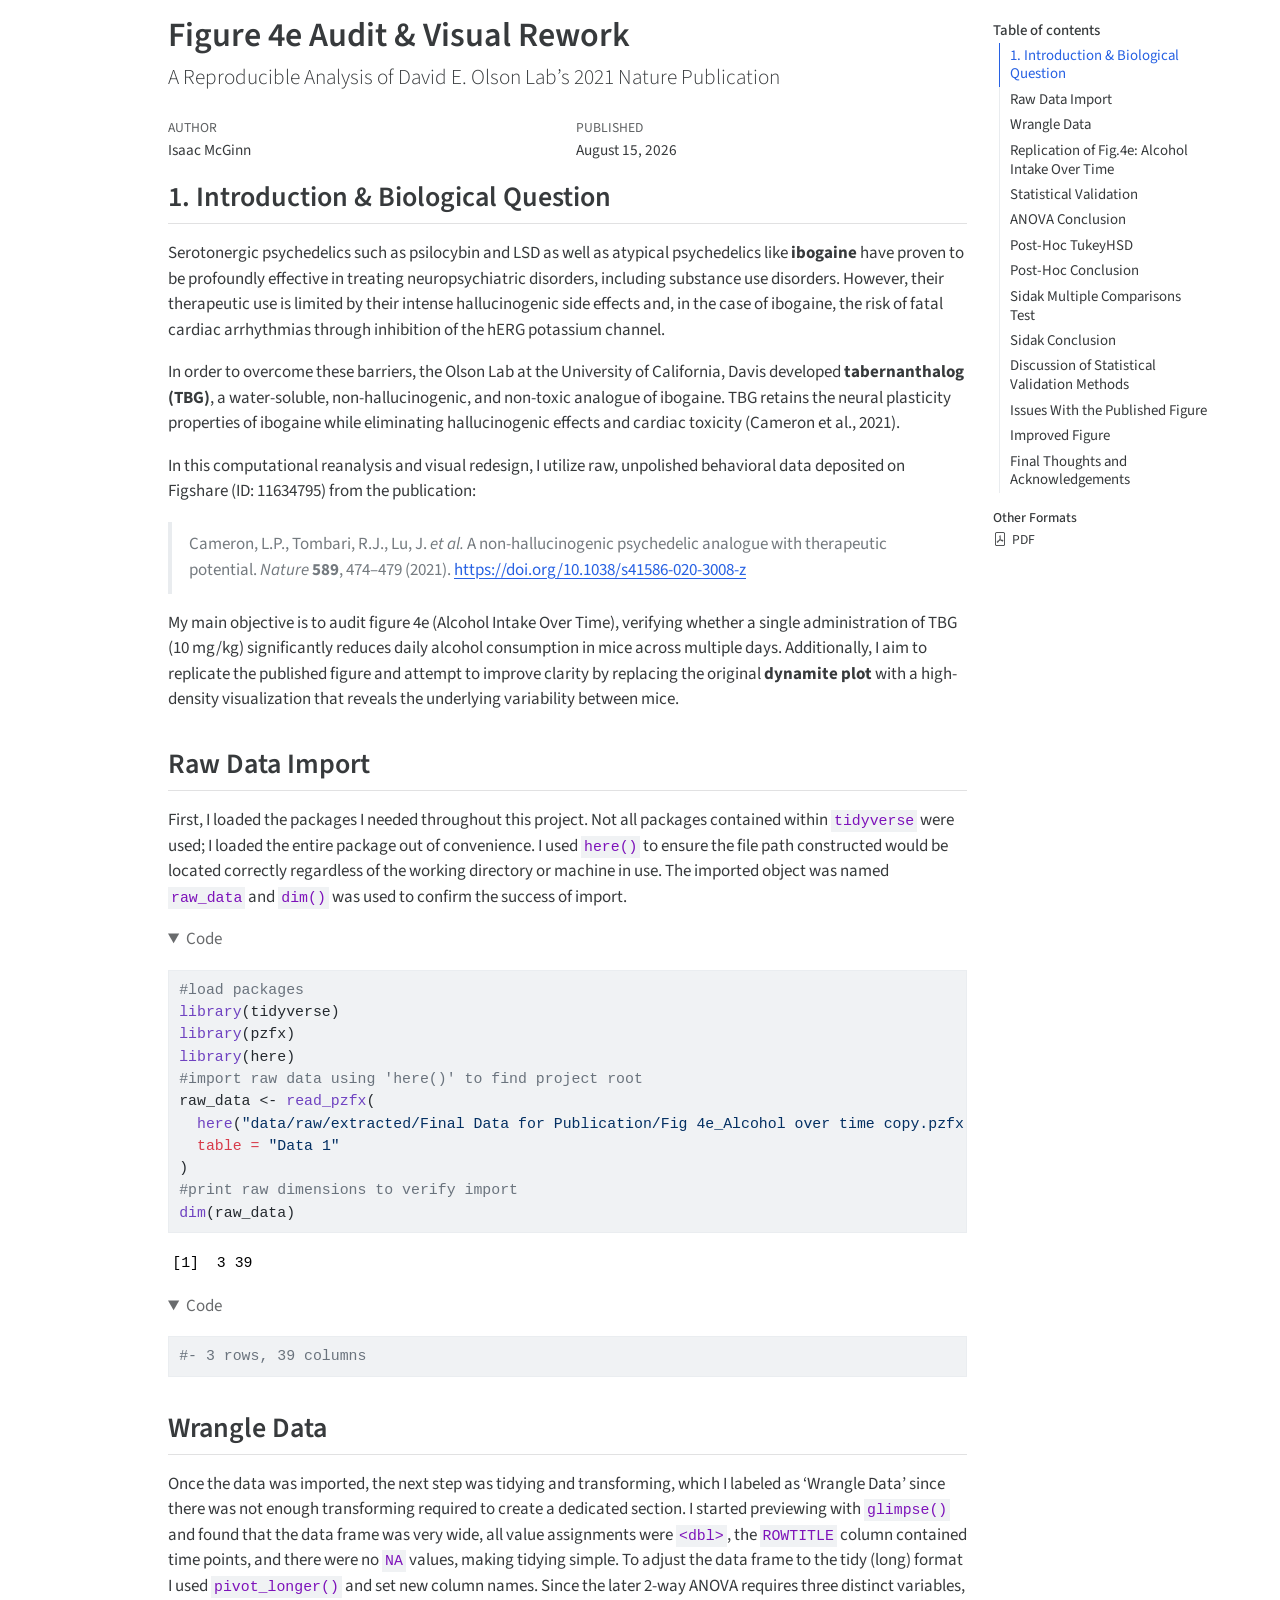
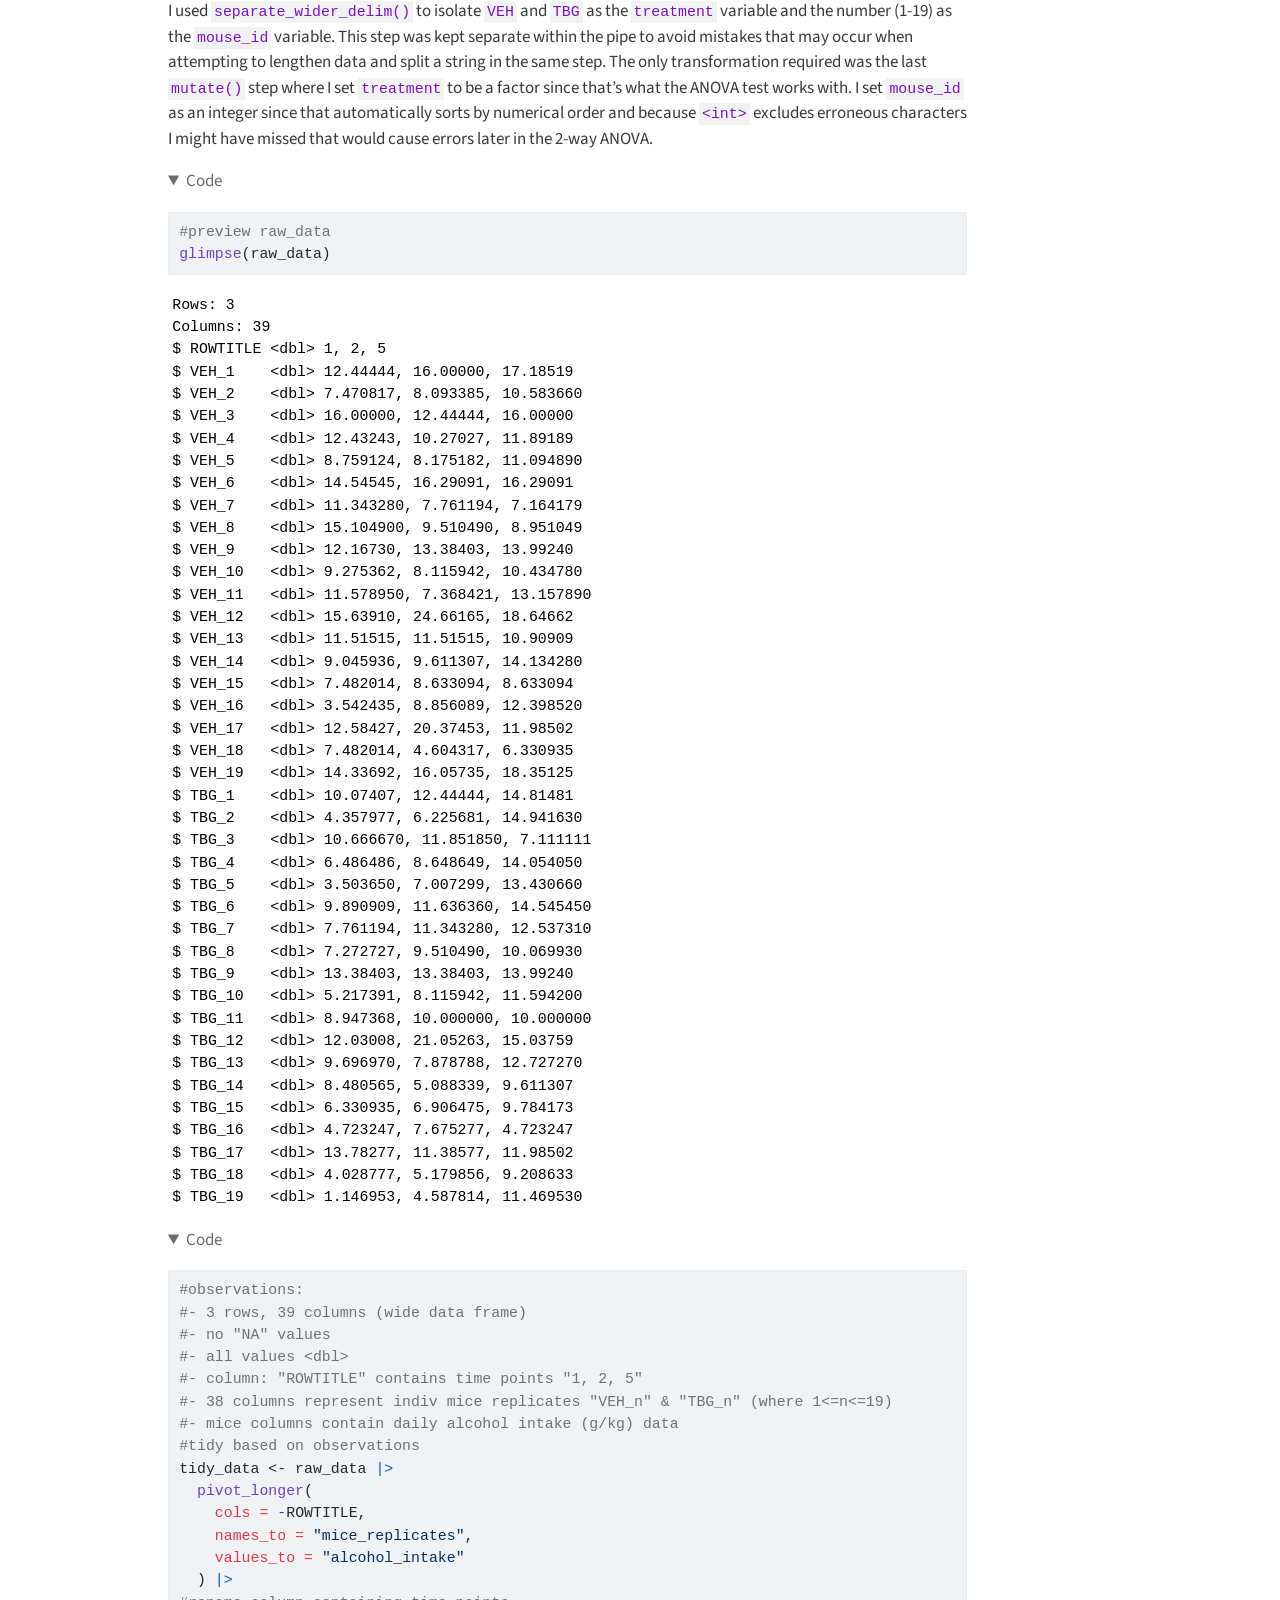
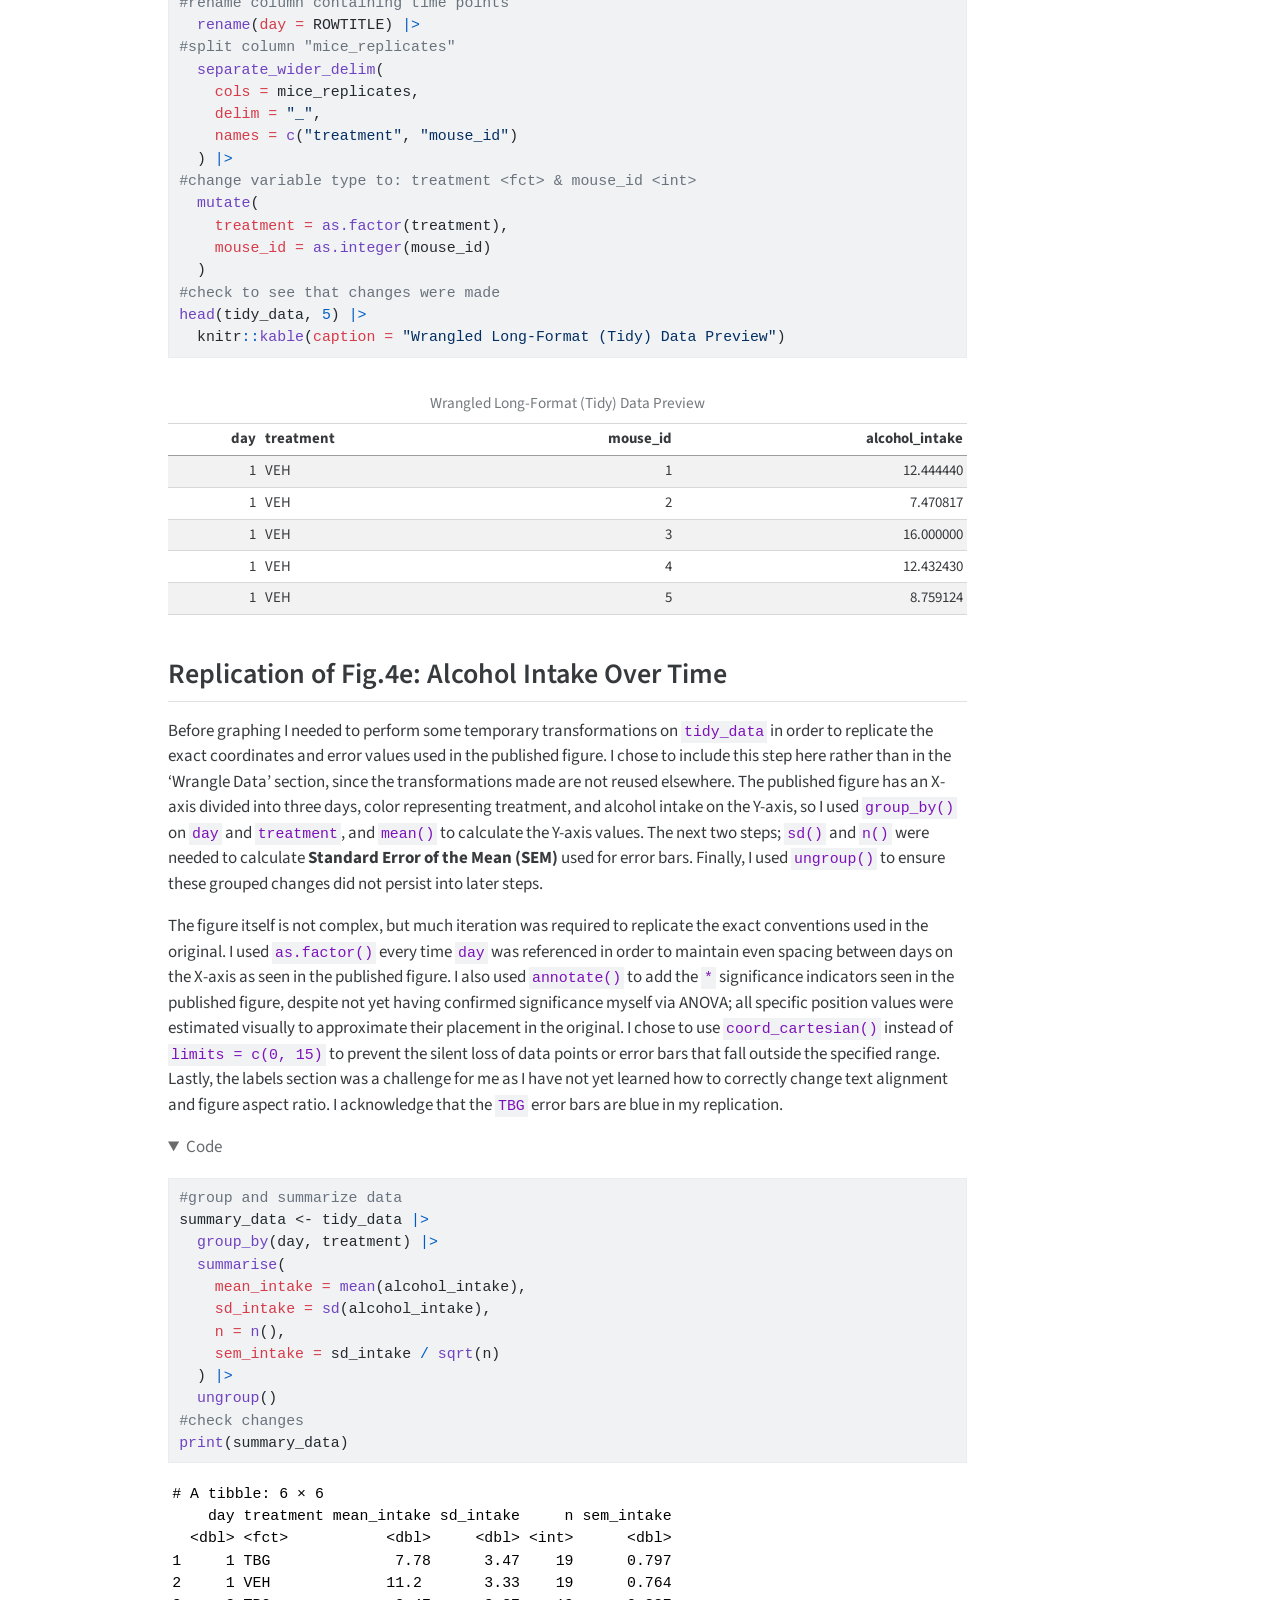
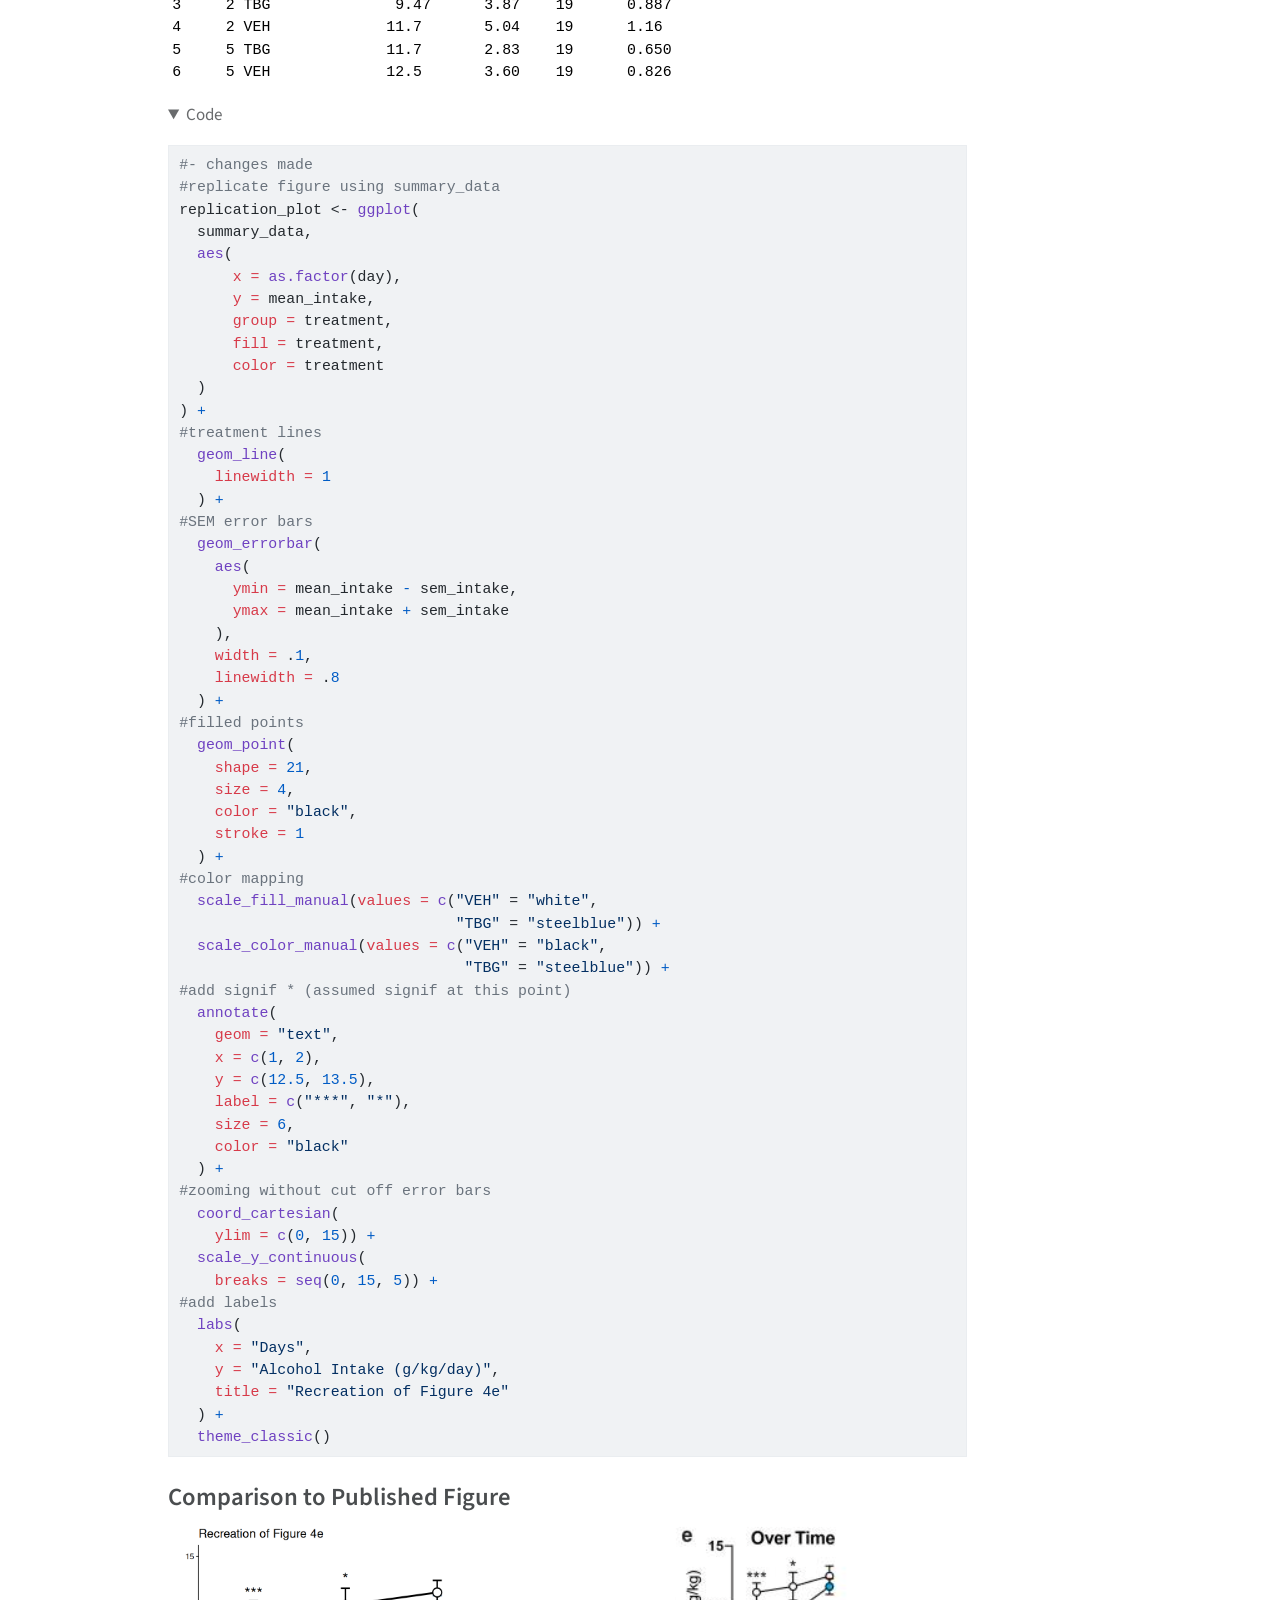
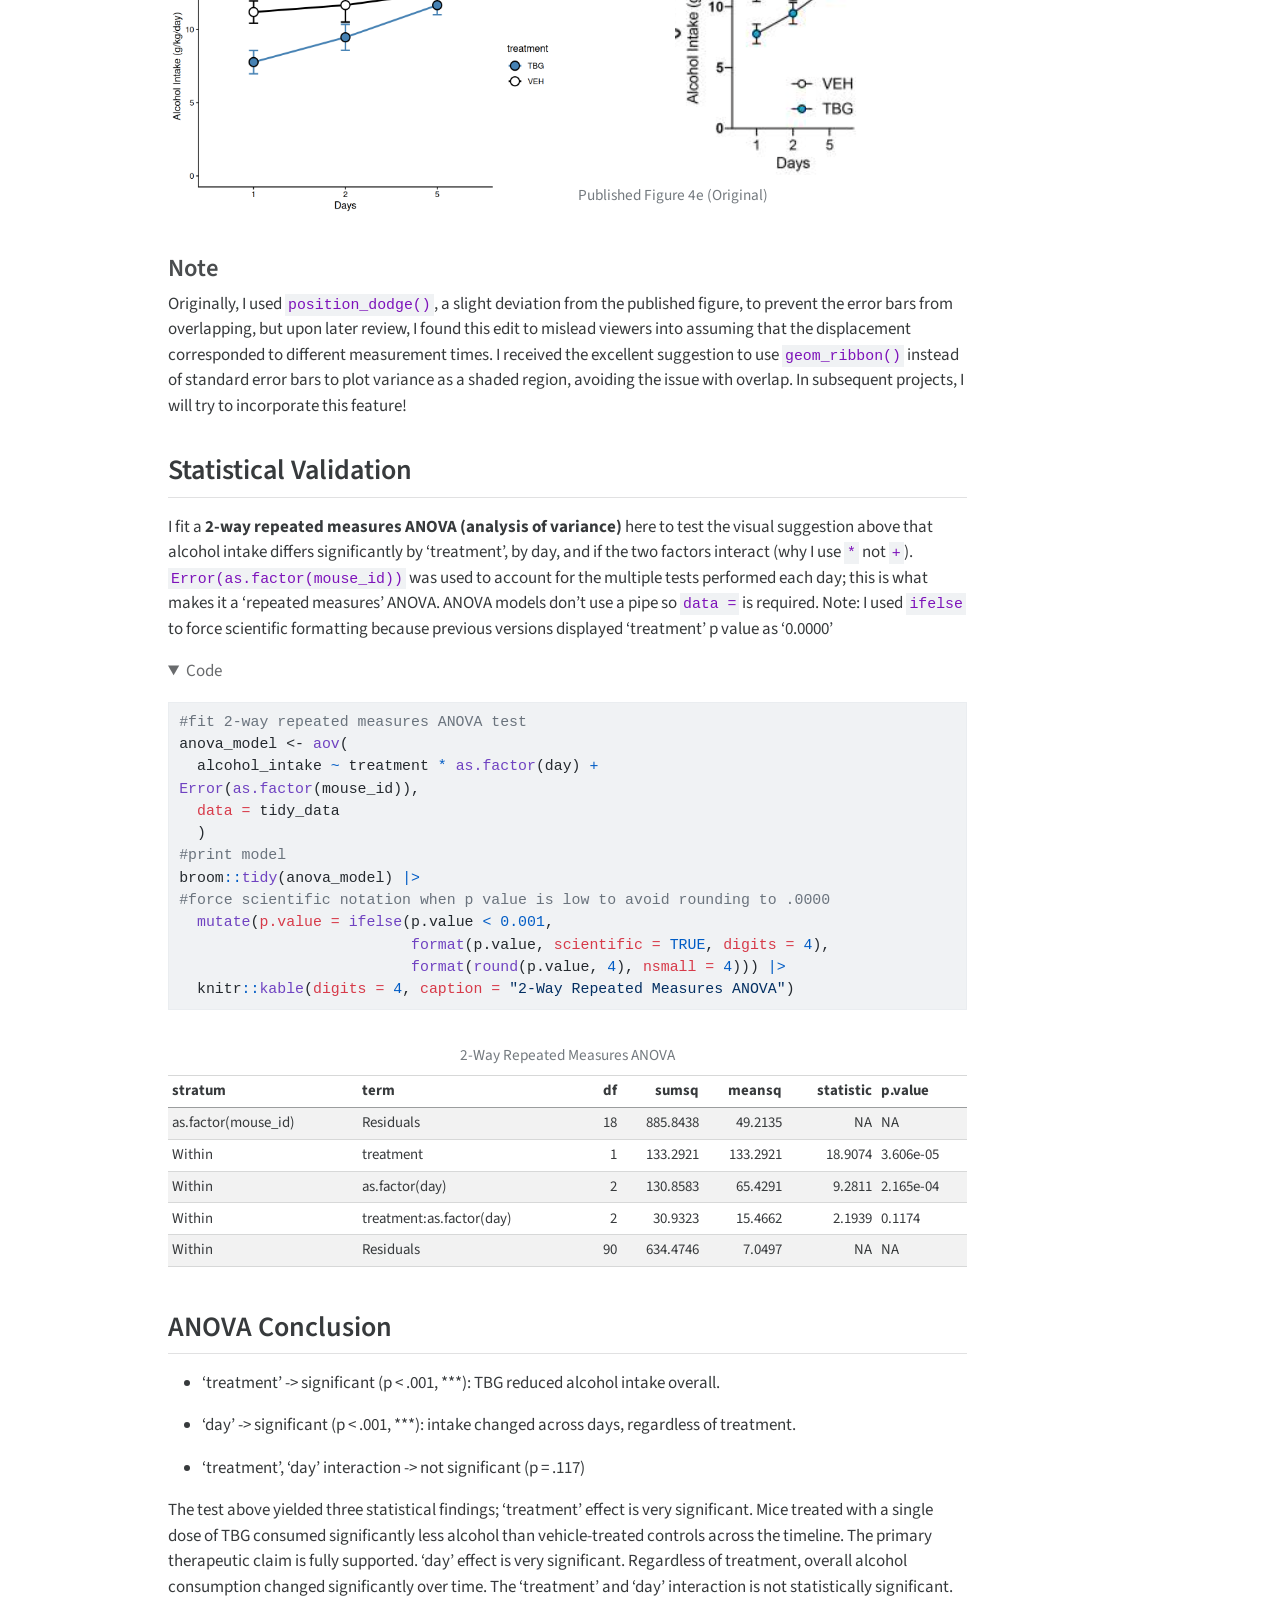
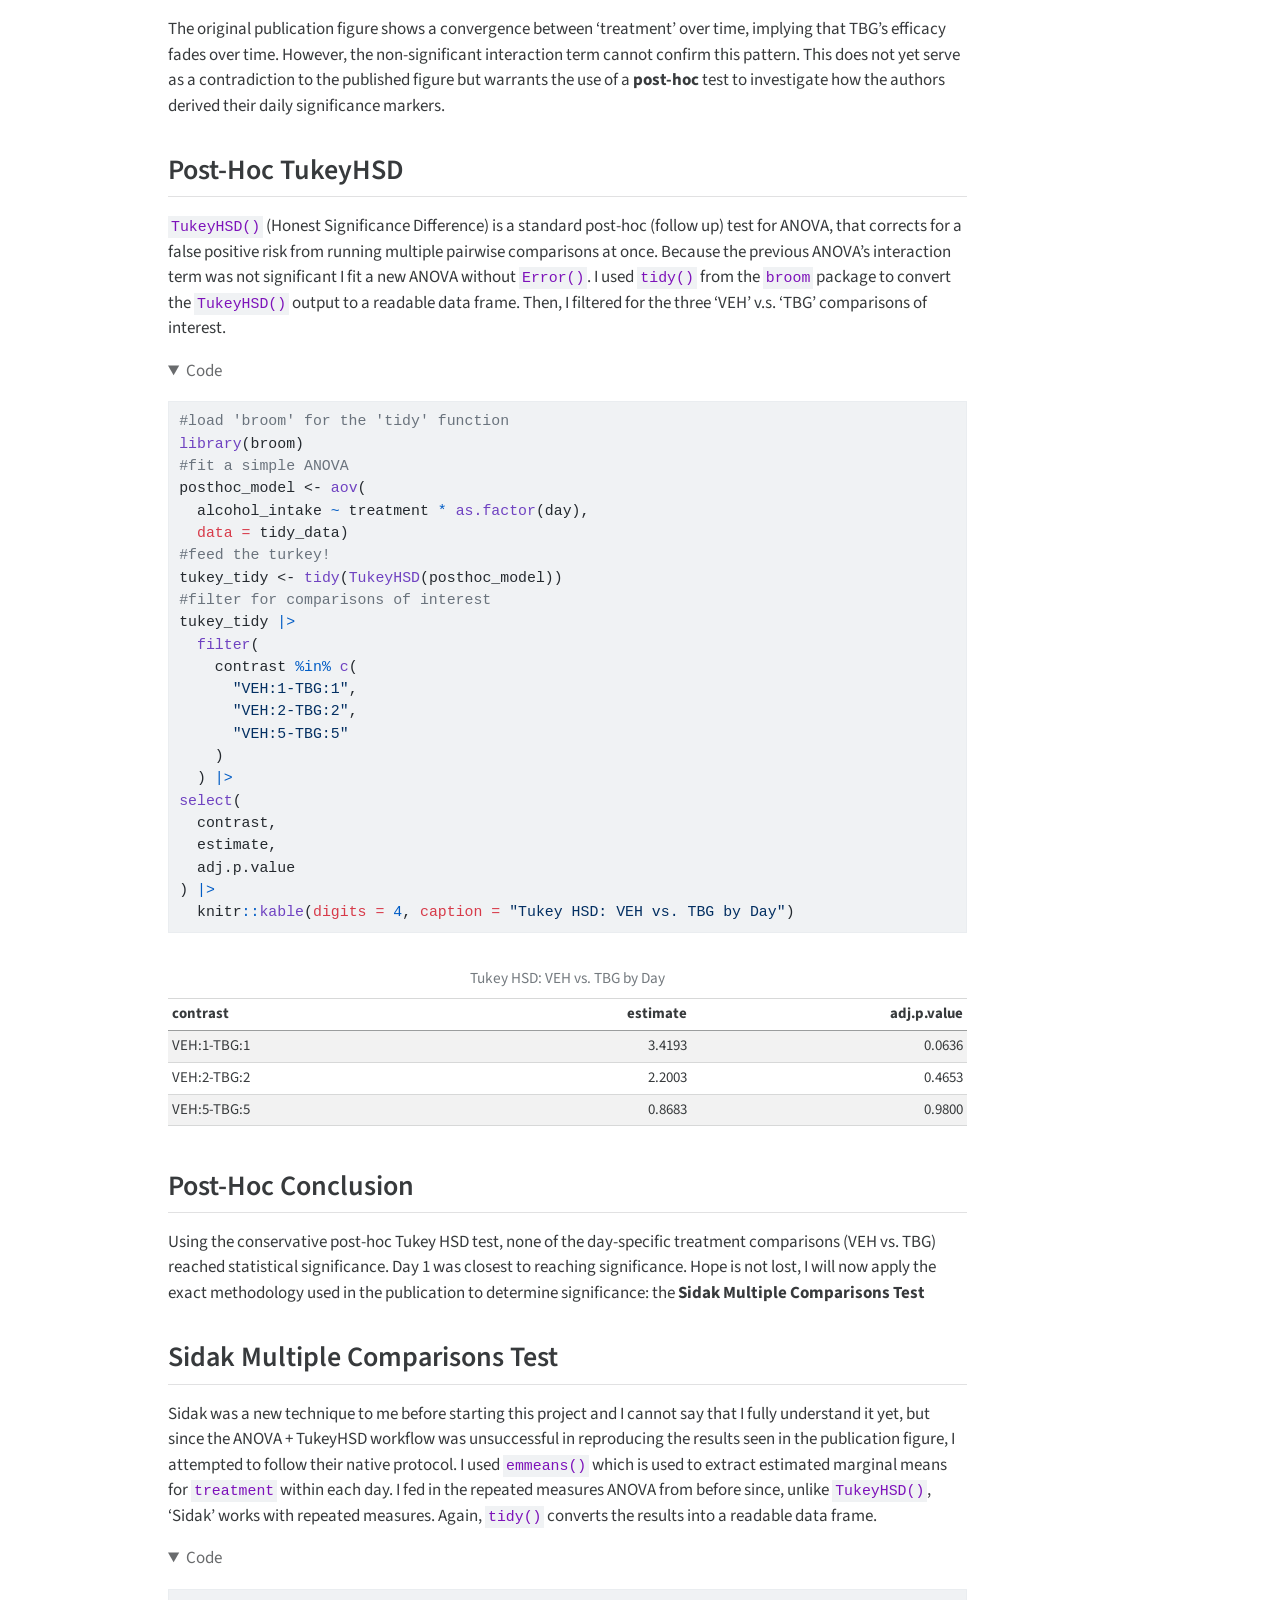
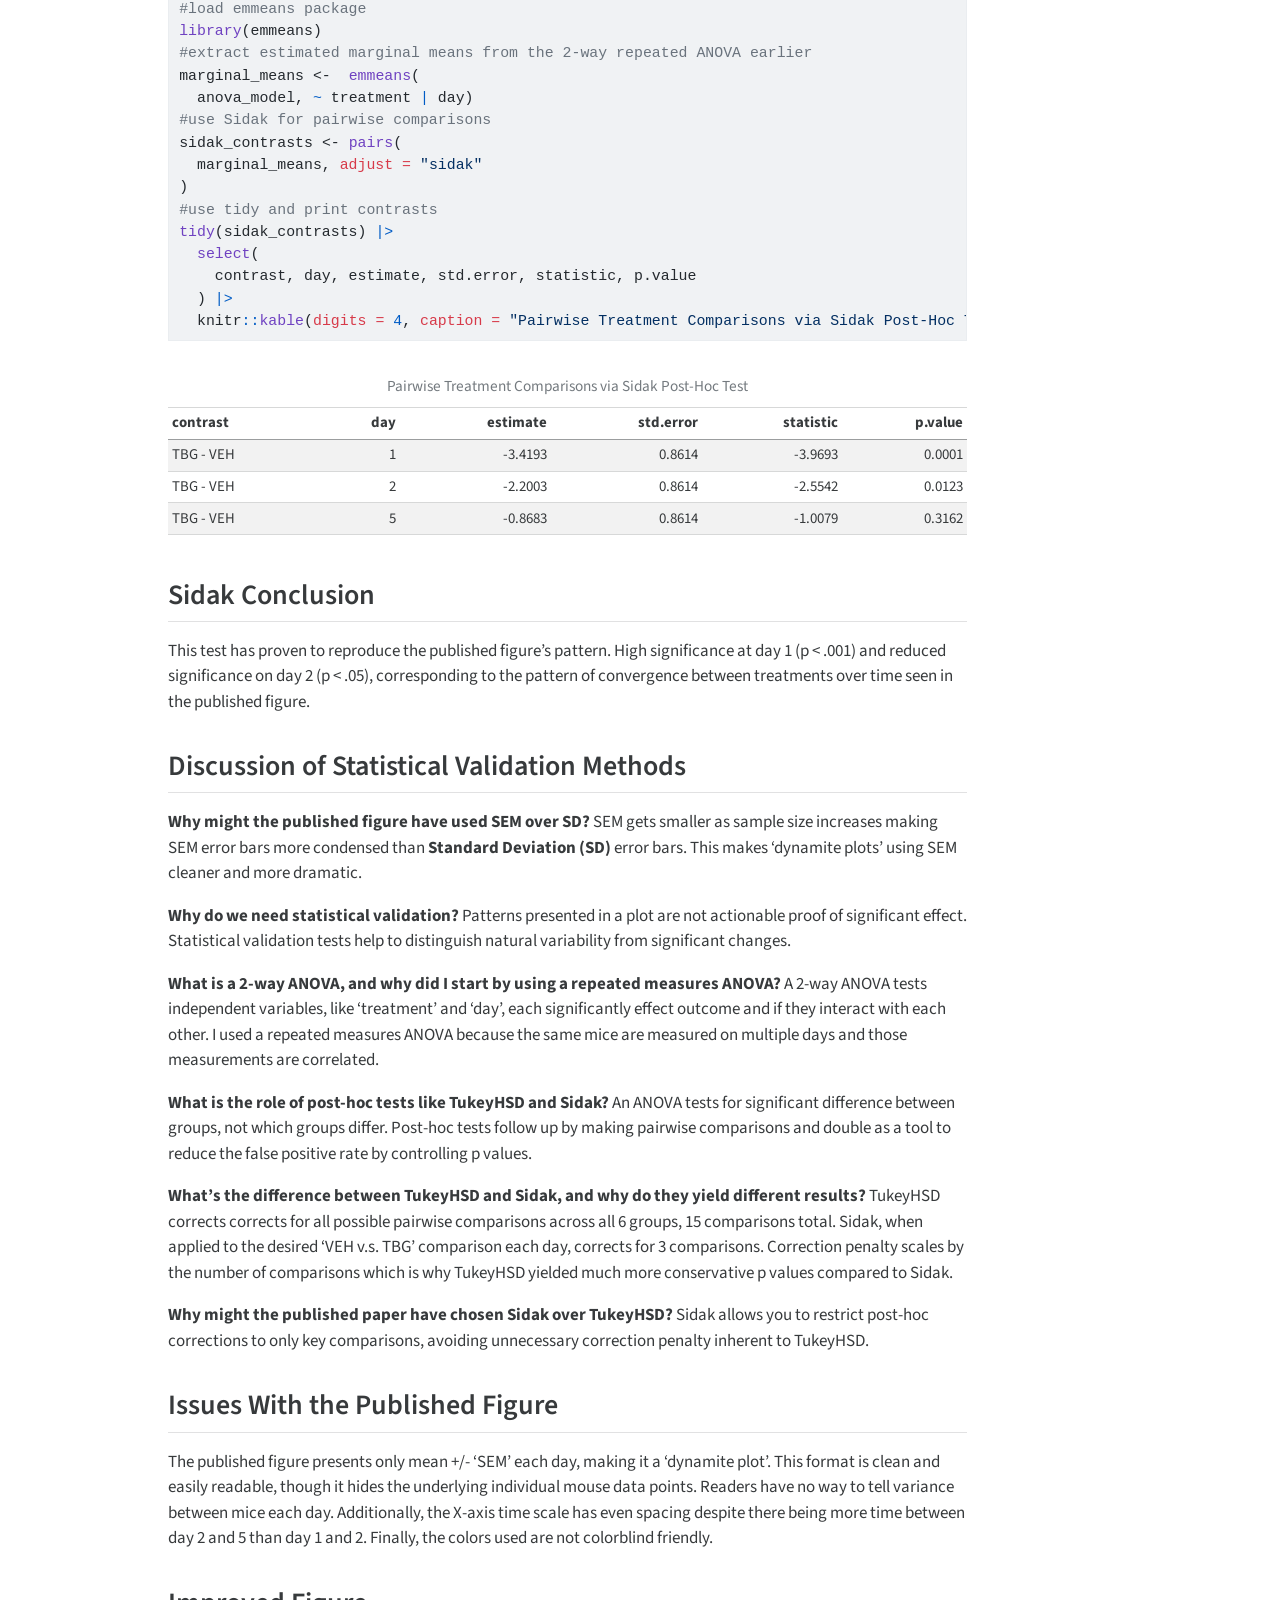
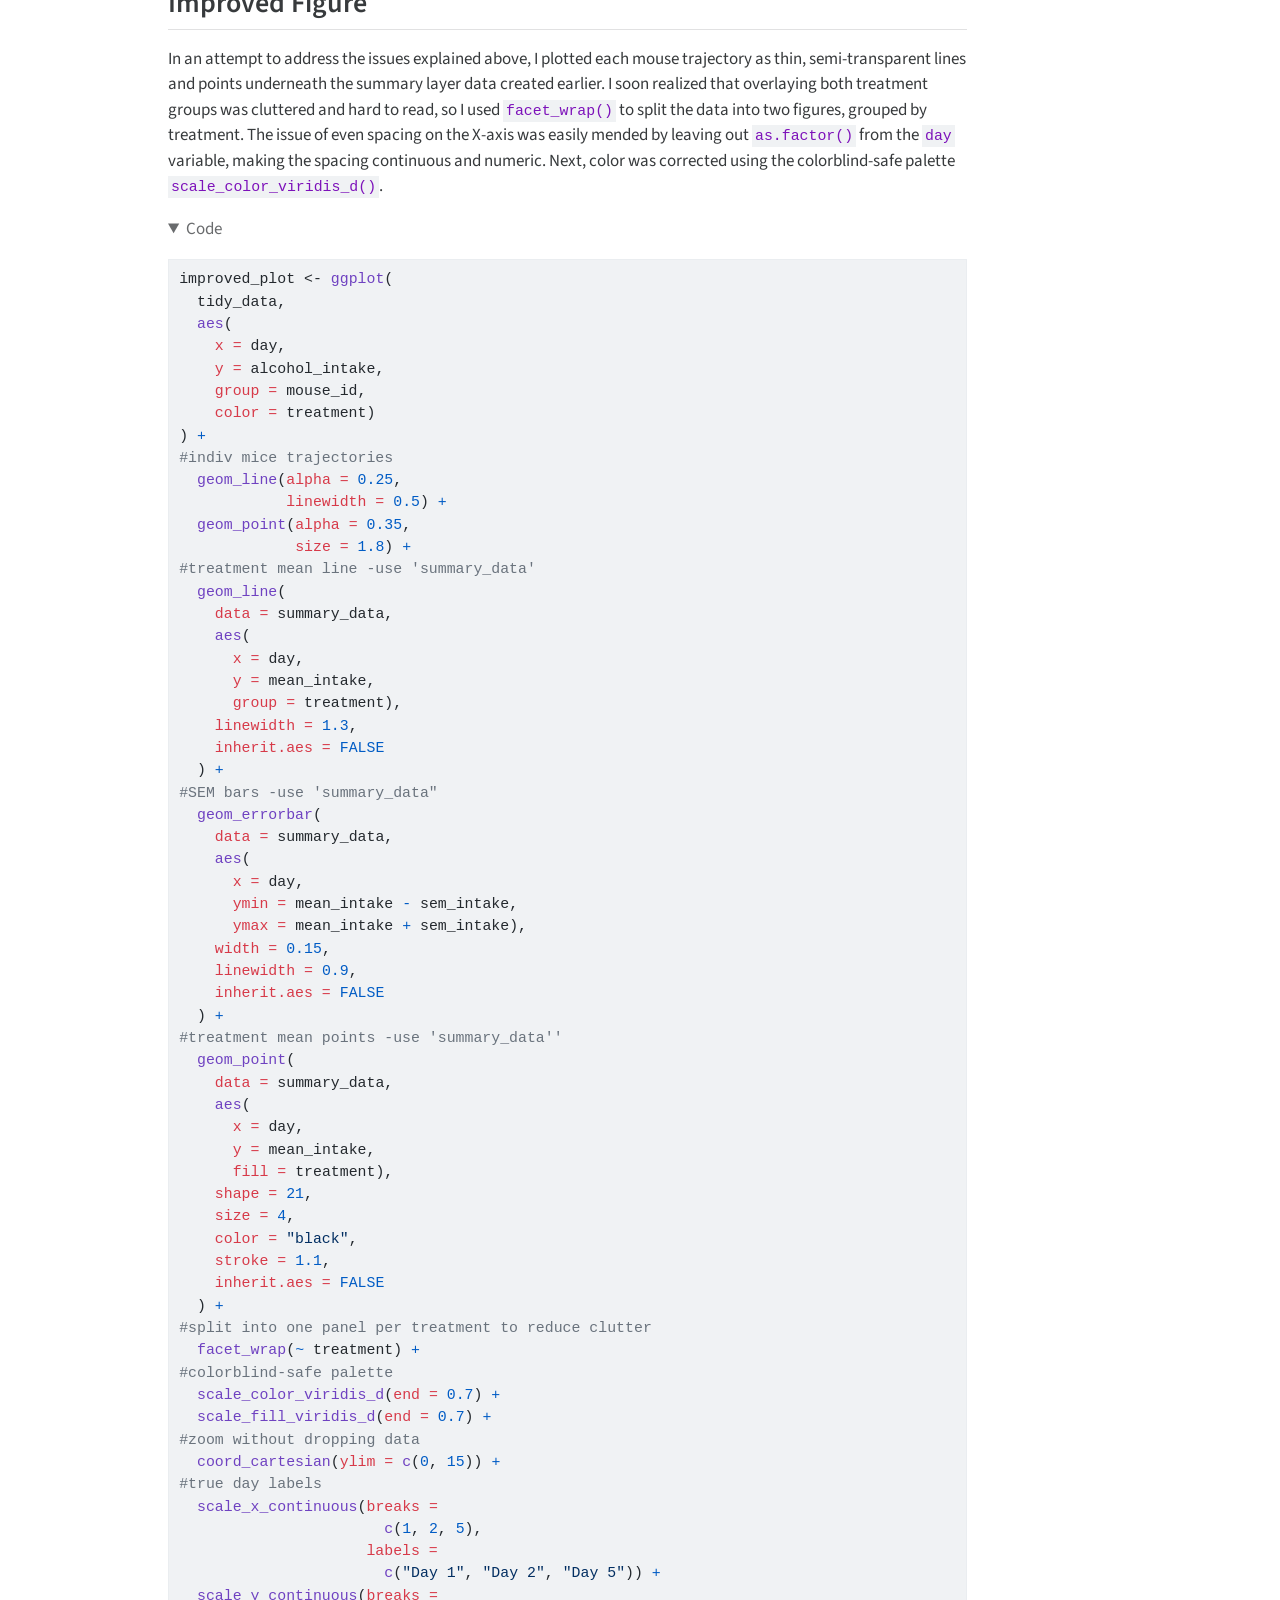
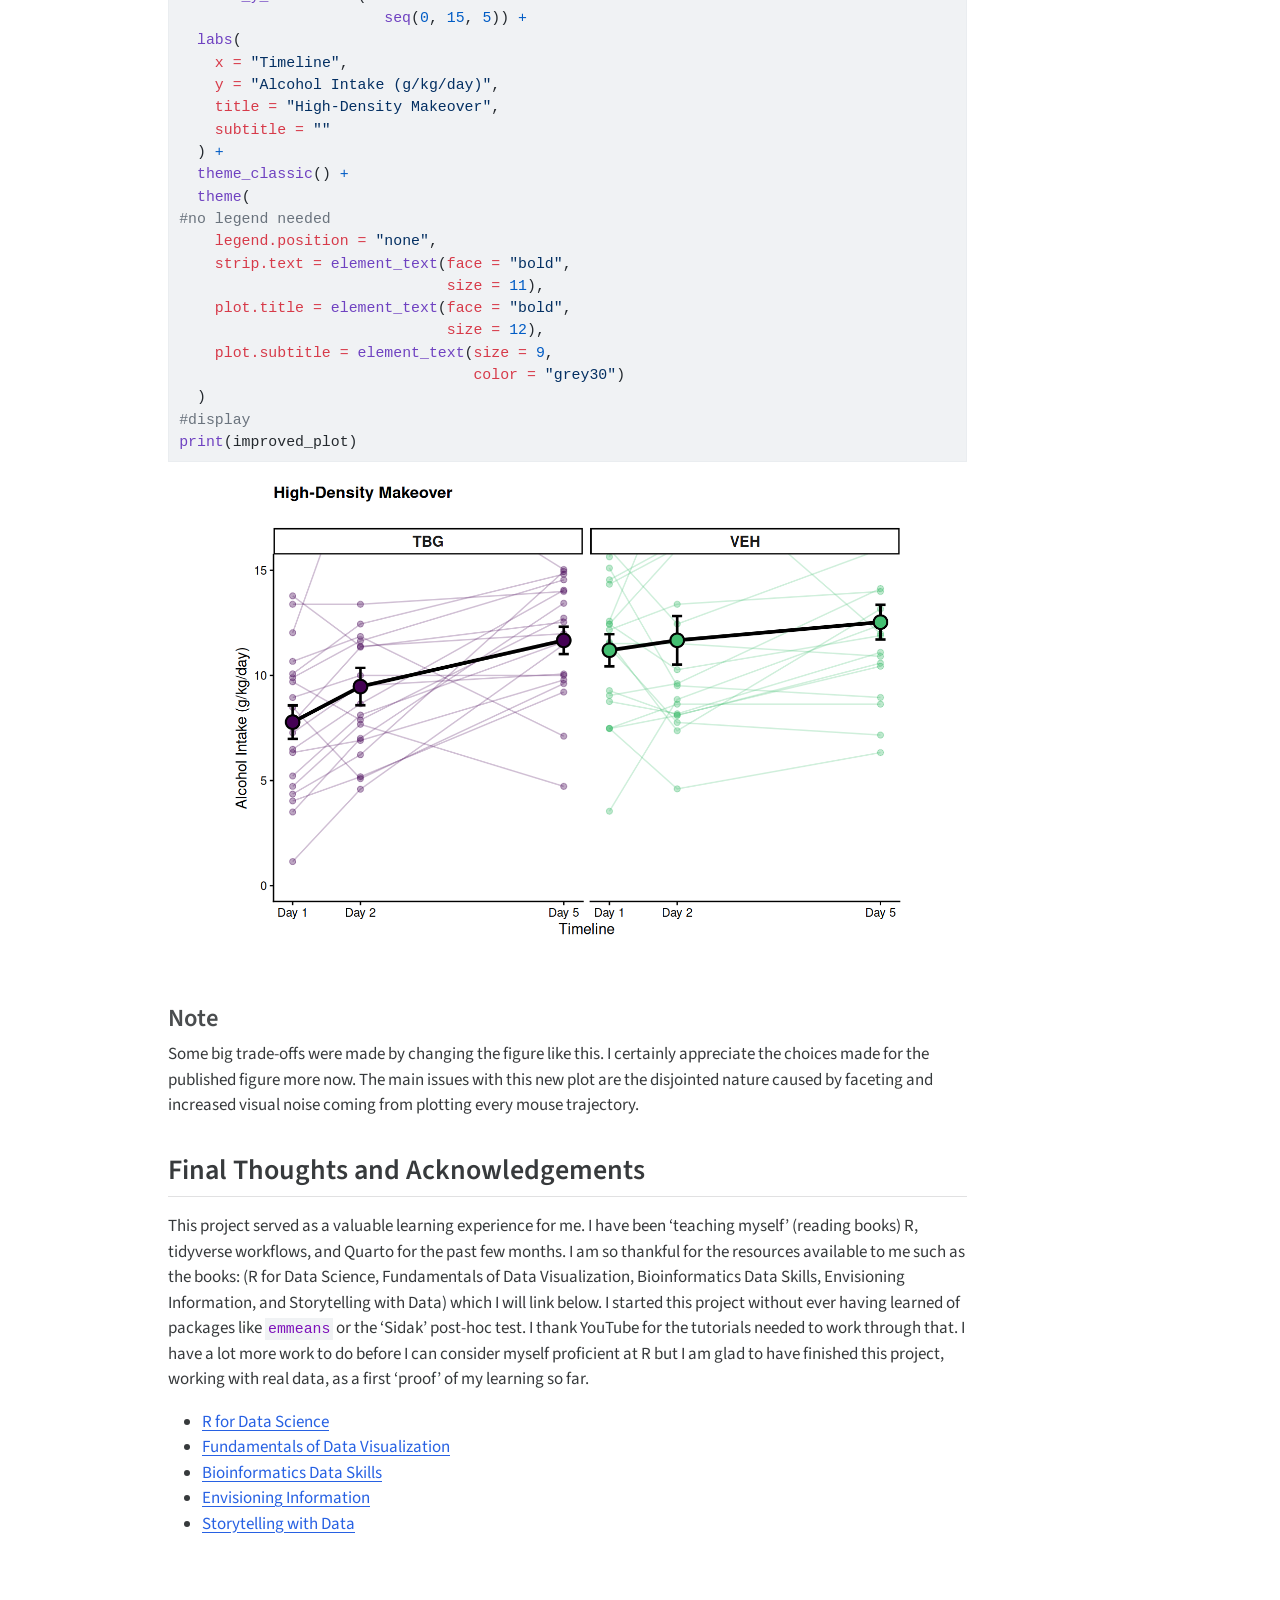
<file: index.html>
<!DOCTYPE html>
<html xmlns="http://www.w3.org/1999/xhtml" lang="en" xml:lang="en"><head>

<meta charset="utf-8">
<meta name="generator" content="quarto-1.10.18">

<meta name="viewport" content="width=device-width, initial-scale=1.0, user-scalable=yes">

<meta name="author" content="Isaac McGinn">
<meta name="dcterms.date" content="2026-08-15">

<title>Figure 4e Audit &amp; Visual Rework</title>
<style>
/* Default styles provided by pandoc.
** See https://pandoc.org/MANUAL.html#variables-for-html for config info.
*/
span.smallcaps{font-variant: small-caps;}
div.columns{display: flex; gap: 1.5em;}
div.column{flex: auto;}
@media screen {
div.columns{gap: min(4vw, 1.5em);}
div.column{overflow-x: auto;}
}
div.hanging-indent{margin-left: 1.5em; text-indent: -1.5em;}
ul.task-list{list-style: none;}
ul.task-list li input[type="checkbox"] {
  width: 0.8em;
  margin: 0 0.8em 0.2em -1em; /* quarto-specific, see https://github.com/quarto-dev/quarto-cli/issues/4556 */ 
  vertical-align: middle;
}
/* CSS for syntax highlighting */
html { -webkit-text-size-adjust: 100%; }
pre > code.sourceCode { white-space: pre; position: relative; }
pre > code.sourceCode > span { display: inline-block; line-height: 1.25; }
pre > code.sourceCode > span:empty { height: 1.2em; }
.sourceCode { overflow: visible; }
code.sourceCode > span { color: inherit; text-decoration: inherit; }
div.sourceCode { margin: 1em 0; }
pre.sourceCode { margin: 0; }
@media screen {
div.sourceCode { overflow: auto; }
}
@media print {
pre > code.sourceCode { white-space: pre-wrap; }
pre > code.sourceCode > span { text-indent: -5em; padding-left: 5em; }
}
pre.numberSource code
  { counter-reset: source-line 0; }
pre.numberSource code > span
  { position: relative; left: -4em; counter-increment: source-line; }
pre.numberSource code > span > a:first-child::before
  { content: counter(source-line);
    position: relative; left: -1em; text-align: right; vertical-align: baseline;
    border: none; display: inline-block;
    -webkit-touch-callout: none; -webkit-user-select: none;
    -khtml-user-select: none; -moz-user-select: none;
    -ms-user-select: none; user-select: none;
    padding: 0 4px; width: 4em;
  }
pre.numberSource { margin-left: 3em;  padding-left: 4px; }
div.sourceCode
  {   }
@media screen {
pre > code.sourceCode > span > a:first-child::before { text-decoration: underline; }
}
</style>


<script src="index_files/libs/clipboard/clipboard.min.js"></script>
<script src="index_files/libs/quarto-html/quarto.js" type="module"></script>
<script src="index_files/libs/quarto-html/tabsets/tabsets.js" type="module"></script>
<script src="index_files/libs/quarto-html/popper.min.js"></script>
<script src="index_files/libs/quarto-html/tippy.umd.min.js"></script>
<script src="index_files/libs/quarto-html/anchor.min.js"></script>
<link href="index_files/libs/quarto-html/tippy.css" rel="stylesheet">
<link href="index_files/libs/quarto-html/quarto-syntax-highlighting-bb62276ab45c84d9efd712f51ff97b5a.css" rel="stylesheet" id="quarto-text-highlighting-styles">
<script src="index_files/libs/bootstrap/bootstrap.min.js"></script>
<link href="index_files/libs/bootstrap/bootstrap-icons.css" rel="stylesheet">
<link href="index_files/libs/bootstrap/bootstrap-01f20928d7ded7b9290ac0dc16cc94a8.min.css" rel="stylesheet" append-hash="true" id="quarto-bootstrap" data-mode="light">


</head>

<body class="quarto-light">

<div id="quarto-content" class="page-columns page-rows-contents page-layout-article">
<div id="quarto-margin-sidebar" class="sidebar margin-sidebar">
  <nav id="TOC" role="doc-toc" class="toc-active">
    <h2 id="toc-title">Table of contents</h2>
   
  <ul>
  <li><a href="#introduction-biological-question" id="toc-introduction-biological-question" class="nav-link active" data-scroll-target="#introduction-biological-question">1. Introduction &amp; Biological Question</a></li>
  <li><a href="#raw-data-import" id="toc-raw-data-import" class="nav-link" data-scroll-target="#raw-data-import">Raw Data Import</a></li>
  <li><a href="#wrangle-data" id="toc-wrangle-data" class="nav-link" data-scroll-target="#wrangle-data">Wrangle Data</a></li>
  <li><a href="#replication-of-fig.4e-alcohol-intake-over-time" id="toc-replication-of-fig.4e-alcohol-intake-over-time" class="nav-link" data-scroll-target="#replication-of-fig.4e-alcohol-intake-over-time">Replication of Fig.4e: Alcohol Intake Over Time</a>
  <ul class="collapse">
  <li><a href="#comparison-to-published-figure" id="toc-comparison-to-published-figure" class="nav-link" data-scroll-target="#comparison-to-published-figure">Comparison to Published Figure</a></li>
  <li><a href="#note" id="toc-note" class="nav-link" data-scroll-target="#note">Note</a></li>
  </ul></li>
  <li><a href="#statistical-validation" id="toc-statistical-validation" class="nav-link" data-scroll-target="#statistical-validation">Statistical Validation</a></li>
  <li><a href="#anova-conclusion" id="toc-anova-conclusion" class="nav-link" data-scroll-target="#anova-conclusion">ANOVA Conclusion</a></li>
  <li><a href="#post-hoc-tukeyhsd" id="toc-post-hoc-tukeyhsd" class="nav-link" data-scroll-target="#post-hoc-tukeyhsd">Post-Hoc TukeyHSD</a></li>
  <li><a href="#post-hoc-conclusion" id="toc-post-hoc-conclusion" class="nav-link" data-scroll-target="#post-hoc-conclusion">Post-Hoc Conclusion</a></li>
  <li><a href="#sidak-multiple-comparisons-test" id="toc-sidak-multiple-comparisons-test" class="nav-link" data-scroll-target="#sidak-multiple-comparisons-test">Sidak Multiple Comparisons Test</a></li>
  <li><a href="#sidak-conclusion" id="toc-sidak-conclusion" class="nav-link" data-scroll-target="#sidak-conclusion">Sidak Conclusion</a></li>
  <li><a href="#discussion-of-statistical-validation-methods" id="toc-discussion-of-statistical-validation-methods" class="nav-link" data-scroll-target="#discussion-of-statistical-validation-methods">Discussion of Statistical Validation Methods</a></li>
  <li><a href="#issues-with-the-published-figure" id="toc-issues-with-the-published-figure" class="nav-link" data-scroll-target="#issues-with-the-published-figure">Issues With the Published Figure</a></li>
  <li><a href="#improved-figure" id="toc-improved-figure" class="nav-link" data-scroll-target="#improved-figure">Improved Figure</a>
  <ul class="collapse">
  <li><a href="#note-1" id="toc-note-1" class="nav-link" data-scroll-target="#note-1">Note</a></li>
  </ul></li>
  <li><a href="#final-thoughts-and-acknowledgements" id="toc-final-thoughts-and-acknowledgements" class="nav-link" data-scroll-target="#final-thoughts-and-acknowledgements">Final Thoughts and Acknowledgements</a></li>
  </ul>
<div class="quarto-alternate-formats"><h2>Other Formats</h2><ul><li><a href="index.pdf"><i class="bi bi-file-pdf"></i>PDF</a></li></ul></div></nav>
</div>
<main class="content" id="quarto-document-content">

<header id="title-block-header" class="quarto-title-block default">
<div class="quarto-title">
<h1 class="title">Figure 4e Audit &amp; Visual Rework</h1>
<p class="subtitle lead">A Reproducible Analysis of David E. Olson Lab’s 2021 Nature Publication</p>
</div>



<div class="quarto-title-meta">

    <div>
    <div class="quarto-title-meta-heading">Author</div>
    <div class="quarto-title-meta-contents">
             <p>Isaac McGinn </p>
          </div>
  </div>
    
    <div>
    <div class="quarto-title-meta-heading">Published</div>
    <div class="quarto-title-meta-contents">
      <p class="date">August 15, 2026</p>
    </div>
  </div>
  
    
  </div>
  


</header>


<section id="introduction-biological-question" class="level2">
<h2 class="anchored" data-anchor-id="introduction-biological-question">1. Introduction &amp; Biological Question</h2>
<p>Serotonergic psychedelics such as psilocybin and LSD as well as atypical psychedelics like <strong>ibogaine</strong> have proven to be profoundly effective in treating neuropsychiatric disorders, including substance use disorders. However, their therapeutic use is limited by their intense hallucinogenic side effects and, in the case of ibogaine, the risk of fatal cardiac arrhythmias through inhibition of the hERG potassium channel.</p>
<p>In order to overcome these barriers, the Olson Lab at the University of California, Davis developed <strong>tabernanthalog (TBG)</strong>, a water-soluble, non-hallucinogenic, and non-toxic analogue of ibogaine. TBG retains the neural plasticity properties of ibogaine while eliminating hallucinogenic effects and cardiac toxicity (Cameron et al., 2021).</p>
<p>In this computational reanalysis and visual redesign, I utilize raw, unpolished behavioral data deposited on Figshare (ID: 11634795) from the publication:</p>
<blockquote class="blockquote">
<p>Cameron, L.P., Tombari, R.J., Lu, J. <em>et al.</em> A non-hallucinogenic psychedelic analogue with therapeutic potential. <em>Nature</em> <strong>589</strong>, 474–479 (2021). <a href="https://doi.org/10.1038/s41586-020-3008-z">https://doi.org/10.1038/s41586-020-3008-z</a></p>
</blockquote>
<p>My main objective is to audit figure 4e (Alcohol Intake Over Time), verifying whether a single administration of TBG (10 mg/kg) significantly reduces daily alcohol consumption in mice across multiple days. Additionally, I aim to replicate the published figure and attempt to improve clarity by replacing the original <strong>dynamite plot</strong> with a high-density visualization that reveals the underlying variability between mice.</p>
</section>
<section id="raw-data-import" class="level2">
<h2 class="anchored" data-anchor-id="raw-data-import">Raw Data Import</h2>
<p>First, I loaded the packages I needed throughout this project. Not all packages contained within <code>tidyverse</code> were used; I loaded the entire package out of convenience. I used <code>here()</code> to ensure the file path constructed would be located correctly regardless of the working directory or machine in use. The imported object was named <code>raw_data</code> and <code>dim()</code> was used to confirm the success of import.</p>
<div class="cell">
<details open="" class="code-fold">
<summary>Code</summary>
<div class="code-copy-outer-scaffold"><div class="sourceCode cell-code" id="cb1"><pre class="sourceCode r code-with-copy"><code class="sourceCode r"><span id="cb1-1"><a href="#cb1-1" aria-hidden="true" tabindex="-1"></a><span class="co">#load packages</span></span>
<span id="cb1-2"><a href="#cb1-2" aria-hidden="true" tabindex="-1"></a><span class="fu">library</span>(tidyverse)</span>
<span id="cb1-3"><a href="#cb1-3" aria-hidden="true" tabindex="-1"></a><span class="fu">library</span>(pzfx)</span>
<span id="cb1-4"><a href="#cb1-4" aria-hidden="true" tabindex="-1"></a><span class="fu">library</span>(here)</span>
<span id="cb1-5"><a href="#cb1-5" aria-hidden="true" tabindex="-1"></a><span class="co">#import raw data using 'here()' to find project root</span></span>
<span id="cb1-6"><a href="#cb1-6" aria-hidden="true" tabindex="-1"></a>raw_data <span class="ot">&lt;-</span> <span class="fu">read_pzfx</span>(</span>
<span id="cb1-7"><a href="#cb1-7" aria-hidden="true" tabindex="-1"></a>  <span class="fu">here</span>(<span class="st">"data/raw/extracted/Final Data for Publication/Fig 4e_Alcohol over time copy.pzfx"</span>),</span>
<span id="cb1-8"><a href="#cb1-8" aria-hidden="true" tabindex="-1"></a>  <span class="at">table =</span> <span class="st">"Data 1"</span></span>
<span id="cb1-9"><a href="#cb1-9" aria-hidden="true" tabindex="-1"></a>)</span>
<span id="cb1-10"><a href="#cb1-10" aria-hidden="true" tabindex="-1"></a><span class="co">#print raw dimensions to verify import</span></span>
<span id="cb1-11"><a href="#cb1-11" aria-hidden="true" tabindex="-1"></a><span class="fu">dim</span>(raw_data)</span></code></pre></div><button title="Copy to Clipboard" class="code-copy-button"><i class="bi"></i></button></div>
</details>
<div class="cell-output cell-output-stdout">
<pre><code>[1]  3 39</code></pre>
</div>
<details open="" class="code-fold">
<summary>Code</summary>
<div class="code-copy-outer-scaffold"><div class="sourceCode cell-code" id="cb3"><pre class="sourceCode r code-with-copy"><code class="sourceCode r"><span id="cb3-1"><a href="#cb3-1" aria-hidden="true" tabindex="-1"></a><span class="co">#- 3 rows, 39 columns</span></span></code></pre></div><button title="Copy to Clipboard" class="code-copy-button"><i class="bi"></i></button></div>
</details>
</div>
</section>
<section id="wrangle-data" class="level2">
<h2 class="anchored" data-anchor-id="wrangle-data">Wrangle Data</h2>
<p>Once the data was imported, the next step was tidying and transforming, which I labeled as ‘Wrangle Data’ since there was not enough transforming required to create a dedicated section. I started previewing with <code>glimpse()</code> and found that the data frame was very wide, all value assignments were <code>&lt;dbl&gt;</code>, the <code>ROWTITLE</code> column contained time points, and there were no <code>NA</code> values, making tidying simple. To adjust the data frame to the tidy (long) format I used <code>pivot_longer()</code> and set new column names. Since the later 2-way ANOVA requires three distinct variables, I used <code>separate_wider_delim()</code> to isolate <code>VEH</code> and <code>TBG</code> as the <code>treatment</code> variable and the number (1-19) as the <code>mouse_id</code> variable. This step was kept separate within the pipe to avoid mistakes that may occur when attempting to lengthen data and split a string in the same step. The only transformation required was the last <code>mutate()</code> step where I set <code>treatment</code> to be a factor since that’s what the ANOVA test works with. I set <code>mouse_id</code> as an integer since that automatically sorts by numerical order and because <code>&lt;int&gt;</code> excludes erroneous characters I might have missed that would cause errors later in the 2-way ANOVA.</p>
<div class="cell">
<details open="" class="code-fold">
<summary>Code</summary>
<div class="code-copy-outer-scaffold"><div class="sourceCode cell-code" id="cb4"><pre class="sourceCode r code-with-copy"><code class="sourceCode r"><span id="cb4-1"><a href="#cb4-1" aria-hidden="true" tabindex="-1"></a><span class="co">#preview raw_data </span></span>
<span id="cb4-2"><a href="#cb4-2" aria-hidden="true" tabindex="-1"></a><span class="fu">glimpse</span>(raw_data)</span></code></pre></div><button title="Copy to Clipboard" class="code-copy-button"><i class="bi"></i></button></div>
</details>
<div class="cell-output cell-output-stdout">
<pre><code>Rows: 3
Columns: 39
$ ROWTITLE &lt;dbl&gt; 1, 2, 5
$ VEH_1    &lt;dbl&gt; 12.44444, 16.00000, 17.18519
$ VEH_2    &lt;dbl&gt; 7.470817, 8.093385, 10.583660
$ VEH_3    &lt;dbl&gt; 16.00000, 12.44444, 16.00000
$ VEH_4    &lt;dbl&gt; 12.43243, 10.27027, 11.89189
$ VEH_5    &lt;dbl&gt; 8.759124, 8.175182, 11.094890
$ VEH_6    &lt;dbl&gt; 14.54545, 16.29091, 16.29091
$ VEH_7    &lt;dbl&gt; 11.343280, 7.761194, 7.164179
$ VEH_8    &lt;dbl&gt; 15.104900, 9.510490, 8.951049
$ VEH_9    &lt;dbl&gt; 12.16730, 13.38403, 13.99240
$ VEH_10   &lt;dbl&gt; 9.275362, 8.115942, 10.434780
$ VEH_11   &lt;dbl&gt; 11.578950, 7.368421, 13.157890
$ VEH_12   &lt;dbl&gt; 15.63910, 24.66165, 18.64662
$ VEH_13   &lt;dbl&gt; 11.51515, 11.51515, 10.90909
$ VEH_14   &lt;dbl&gt; 9.045936, 9.611307, 14.134280
$ VEH_15   &lt;dbl&gt; 7.482014, 8.633094, 8.633094
$ VEH_16   &lt;dbl&gt; 3.542435, 8.856089, 12.398520
$ VEH_17   &lt;dbl&gt; 12.58427, 20.37453, 11.98502
$ VEH_18   &lt;dbl&gt; 7.482014, 4.604317, 6.330935
$ VEH_19   &lt;dbl&gt; 14.33692, 16.05735, 18.35125
$ TBG_1    &lt;dbl&gt; 10.07407, 12.44444, 14.81481
$ TBG_2    &lt;dbl&gt; 4.357977, 6.225681, 14.941630
$ TBG_3    &lt;dbl&gt; 10.666670, 11.851850, 7.111111
$ TBG_4    &lt;dbl&gt; 6.486486, 8.648649, 14.054050
$ TBG_5    &lt;dbl&gt; 3.503650, 7.007299, 13.430660
$ TBG_6    &lt;dbl&gt; 9.890909, 11.636360, 14.545450
$ TBG_7    &lt;dbl&gt; 7.761194, 11.343280, 12.537310
$ TBG_8    &lt;dbl&gt; 7.272727, 9.510490, 10.069930
$ TBG_9    &lt;dbl&gt; 13.38403, 13.38403, 13.99240
$ TBG_10   &lt;dbl&gt; 5.217391, 8.115942, 11.594200
$ TBG_11   &lt;dbl&gt; 8.947368, 10.000000, 10.000000
$ TBG_12   &lt;dbl&gt; 12.03008, 21.05263, 15.03759
$ TBG_13   &lt;dbl&gt; 9.696970, 7.878788, 12.727270
$ TBG_14   &lt;dbl&gt; 8.480565, 5.088339, 9.611307
$ TBG_15   &lt;dbl&gt; 6.330935, 6.906475, 9.784173
$ TBG_16   &lt;dbl&gt; 4.723247, 7.675277, 4.723247
$ TBG_17   &lt;dbl&gt; 13.78277, 11.38577, 11.98502
$ TBG_18   &lt;dbl&gt; 4.028777, 5.179856, 9.208633
$ TBG_19   &lt;dbl&gt; 1.146953, 4.587814, 11.469530</code></pre>
</div>
<details open="" class="code-fold">
<summary>Code</summary>
<div class="code-copy-outer-scaffold"><div class="sourceCode cell-code" id="cb6"><pre class="sourceCode r code-with-copy"><code class="sourceCode r"><span id="cb6-1"><a href="#cb6-1" aria-hidden="true" tabindex="-1"></a><span class="co">#observations:</span></span>
<span id="cb6-2"><a href="#cb6-2" aria-hidden="true" tabindex="-1"></a><span class="co">#- 3 rows, 39 columns (wide data frame)</span></span>
<span id="cb6-3"><a href="#cb6-3" aria-hidden="true" tabindex="-1"></a><span class="co">#- no "NA" values</span></span>
<span id="cb6-4"><a href="#cb6-4" aria-hidden="true" tabindex="-1"></a><span class="co">#- all values &lt;dbl&gt;</span></span>
<span id="cb6-5"><a href="#cb6-5" aria-hidden="true" tabindex="-1"></a><span class="co">#- column: "ROWTITLE" contains time points "1, 2, 5" </span></span>
<span id="cb6-6"><a href="#cb6-6" aria-hidden="true" tabindex="-1"></a><span class="co">#- 38 columns represent indiv mice replicates "VEH_n" &amp; "TBG_n" (where 1&lt;=n&lt;=19)</span></span>
<span id="cb6-7"><a href="#cb6-7" aria-hidden="true" tabindex="-1"></a><span class="co">#- mice columns contain daily alcohol intake (g/kg) data </span></span>
<span id="cb6-8"><a href="#cb6-8" aria-hidden="true" tabindex="-1"></a><span class="co">#tidy based on observations</span></span>
<span id="cb6-9"><a href="#cb6-9" aria-hidden="true" tabindex="-1"></a>tidy_data <span class="ot">&lt;-</span> raw_data <span class="sc">|&gt;</span> </span>
<span id="cb6-10"><a href="#cb6-10" aria-hidden="true" tabindex="-1"></a>  <span class="fu">pivot_longer</span>(</span>
<span id="cb6-11"><a href="#cb6-11" aria-hidden="true" tabindex="-1"></a>    <span class="at">cols =</span> <span class="sc">-</span>ROWTITLE,</span>
<span id="cb6-12"><a href="#cb6-12" aria-hidden="true" tabindex="-1"></a>    <span class="at">names_to =</span> <span class="st">"mice_replicates"</span>,</span>
<span id="cb6-13"><a href="#cb6-13" aria-hidden="true" tabindex="-1"></a>    <span class="at">values_to =</span> <span class="st">"alcohol_intake"</span></span>
<span id="cb6-14"><a href="#cb6-14" aria-hidden="true" tabindex="-1"></a>  ) <span class="sc">|&gt;</span></span>
<span id="cb6-15"><a href="#cb6-15" aria-hidden="true" tabindex="-1"></a><span class="co">#rename column containing time points</span></span>
<span id="cb6-16"><a href="#cb6-16" aria-hidden="true" tabindex="-1"></a>  <span class="fu">rename</span>(<span class="at">day =</span> ROWTITLE) <span class="sc">|&gt;</span></span>
<span id="cb6-17"><a href="#cb6-17" aria-hidden="true" tabindex="-1"></a><span class="co">#split column "mice_replicates" </span></span>
<span id="cb6-18"><a href="#cb6-18" aria-hidden="true" tabindex="-1"></a>  <span class="fu">separate_wider_delim</span>(</span>
<span id="cb6-19"><a href="#cb6-19" aria-hidden="true" tabindex="-1"></a>    <span class="at">cols =</span> mice_replicates,</span>
<span id="cb6-20"><a href="#cb6-20" aria-hidden="true" tabindex="-1"></a>    <span class="at">delim =</span> <span class="st">"_"</span>,</span>
<span id="cb6-21"><a href="#cb6-21" aria-hidden="true" tabindex="-1"></a>    <span class="at">names =</span> <span class="fu">c</span>(<span class="st">"treatment"</span>, <span class="st">"mouse_id"</span>)</span>
<span id="cb6-22"><a href="#cb6-22" aria-hidden="true" tabindex="-1"></a>  ) <span class="sc">|&gt;</span> </span>
<span id="cb6-23"><a href="#cb6-23" aria-hidden="true" tabindex="-1"></a><span class="co">#change variable type to: treatment &lt;fct&gt; &amp; mouse_id &lt;int&gt;</span></span>
<span id="cb6-24"><a href="#cb6-24" aria-hidden="true" tabindex="-1"></a>  <span class="fu">mutate</span>(</span>
<span id="cb6-25"><a href="#cb6-25" aria-hidden="true" tabindex="-1"></a>    <span class="at">treatment =</span> <span class="fu">as.factor</span>(treatment),</span>
<span id="cb6-26"><a href="#cb6-26" aria-hidden="true" tabindex="-1"></a>    <span class="at">mouse_id =</span> <span class="fu">as.integer</span>(mouse_id)</span>
<span id="cb6-27"><a href="#cb6-27" aria-hidden="true" tabindex="-1"></a>  )</span>
<span id="cb6-28"><a href="#cb6-28" aria-hidden="true" tabindex="-1"></a><span class="co">#check to see that changes were made</span></span>
<span id="cb6-29"><a href="#cb6-29" aria-hidden="true" tabindex="-1"></a><span class="fu">head</span>(tidy_data, <span class="dv">5</span>) <span class="sc">|&gt;</span></span>
<span id="cb6-30"><a href="#cb6-30" aria-hidden="true" tabindex="-1"></a>  knitr<span class="sc">::</span><span class="fu">kable</span>(<span class="at">caption =</span> <span class="st">"Wrangled Long-Format (Tidy) Data Preview"</span>)</span></code></pre></div><button title="Copy to Clipboard" class="code-copy-button"><i class="bi"></i></button></div>
</details>
<div class="cell-output-display">
<table class="caption-top table table-sm table-striped small">
<caption>Wrangled Long-Format (Tidy) Data Preview</caption>
<thead>
<tr class="header">
<th style="text-align: right;">day</th>
<th style="text-align: left;">treatment</th>
<th style="text-align: right;">mouse_id</th>
<th style="text-align: right;">alcohol_intake</th>
</tr>
</thead>
<tbody>
<tr class="odd">
<td style="text-align: right;">1</td>
<td style="text-align: left;">VEH</td>
<td style="text-align: right;">1</td>
<td style="text-align: right;">12.444440</td>
</tr>
<tr class="even">
<td style="text-align: right;">1</td>
<td style="text-align: left;">VEH</td>
<td style="text-align: right;">2</td>
<td style="text-align: right;">7.470817</td>
</tr>
<tr class="odd">
<td style="text-align: right;">1</td>
<td style="text-align: left;">VEH</td>
<td style="text-align: right;">3</td>
<td style="text-align: right;">16.000000</td>
</tr>
<tr class="even">
<td style="text-align: right;">1</td>
<td style="text-align: left;">VEH</td>
<td style="text-align: right;">4</td>
<td style="text-align: right;">12.432430</td>
</tr>
<tr class="odd">
<td style="text-align: right;">1</td>
<td style="text-align: left;">VEH</td>
<td style="text-align: right;">5</td>
<td style="text-align: right;">8.759124</td>
</tr>
</tbody>
</table>
</div>
</div>
</section>
<section id="replication-of-fig.4e-alcohol-intake-over-time" class="level2">
<h2 class="anchored" data-anchor-id="replication-of-fig.4e-alcohol-intake-over-time">Replication of Fig.4e: Alcohol Intake Over Time</h2>
<p>Before graphing I needed to perform some temporary transformations on <code>tidy_data</code> in order to replicate the exact coordinates and error values used in the published figure. I chose to include this step here rather than in the ‘Wrangle Data’ section, since the transformations made are not reused elsewhere. The published figure has an X-axis divided into three days, color representing treatment, and alcohol intake on the Y-axis, so I used <code>group_by()</code> on <code>day</code> and <code>treatment</code>, and <code>mean()</code> to calculate the Y-axis values. The next two steps; <code>sd()</code> and <code>n()</code> were needed to calculate <strong>Standard Error of the Mean (SEM)</strong> used for error bars. Finally, I used <code>ungroup()</code> to ensure these grouped changes did not persist into later steps.</p>
<p>The figure itself is not complex, but much iteration was required to replicate the exact conventions used in the original. I used <code>as.factor()</code> every time <code>day</code> was referenced in order to maintain even spacing between days on the X-axis as seen in the published figure. I also used <code>annotate()</code> to add the <code>*</code> significance indicators seen in the published figure, despite not yet having confirmed significance myself via ANOVA; all specific position values were estimated visually to approximate their placement in the original. I chose to use <code>coord_cartesian()</code> instead of <code>limits = c(0, 15)</code> to prevent the silent loss of data points or error bars that fall outside the specified range. Lastly, the labels section was a challenge for me as I have not yet learned how to correctly change text alignment and figure aspect ratio. I acknowledge that the <code>TBG</code> error bars are blue in my replication.</p>
<div class="cell" data-layout-align="center">
<details open="" class="code-fold">
<summary>Code</summary>
<div class="code-copy-outer-scaffold"><div class="sourceCode cell-code" id="cb7"><pre class="sourceCode r code-with-copy"><code class="sourceCode r"><span id="cb7-1"><a href="#cb7-1" aria-hidden="true" tabindex="-1"></a><span class="co">#group and summarize data </span></span>
<span id="cb7-2"><a href="#cb7-2" aria-hidden="true" tabindex="-1"></a>summary_data <span class="ot">&lt;-</span> tidy_data <span class="sc">|&gt;</span> </span>
<span id="cb7-3"><a href="#cb7-3" aria-hidden="true" tabindex="-1"></a>  <span class="fu">group_by</span>(day, treatment) <span class="sc">|&gt;</span> </span>
<span id="cb7-4"><a href="#cb7-4" aria-hidden="true" tabindex="-1"></a>  <span class="fu">summarise</span>(</span>
<span id="cb7-5"><a href="#cb7-5" aria-hidden="true" tabindex="-1"></a>    <span class="at">mean_intake =</span> <span class="fu">mean</span>(alcohol_intake),</span>
<span id="cb7-6"><a href="#cb7-6" aria-hidden="true" tabindex="-1"></a>    <span class="at">sd_intake =</span> <span class="fu">sd</span>(alcohol_intake),</span>
<span id="cb7-7"><a href="#cb7-7" aria-hidden="true" tabindex="-1"></a>    <span class="at">n =</span> <span class="fu">n</span>(),</span>
<span id="cb7-8"><a href="#cb7-8" aria-hidden="true" tabindex="-1"></a>    <span class="at">sem_intake =</span> sd_intake <span class="sc">/</span> <span class="fu">sqrt</span>(n)</span>
<span id="cb7-9"><a href="#cb7-9" aria-hidden="true" tabindex="-1"></a>  ) <span class="sc">|&gt;</span> </span>
<span id="cb7-10"><a href="#cb7-10" aria-hidden="true" tabindex="-1"></a>  <span class="fu">ungroup</span>()</span>
<span id="cb7-11"><a href="#cb7-11" aria-hidden="true" tabindex="-1"></a><span class="co">#check changes </span></span>
<span id="cb7-12"><a href="#cb7-12" aria-hidden="true" tabindex="-1"></a><span class="fu">print</span>(summary_data)</span></code></pre></div><button title="Copy to Clipboard" class="code-copy-button"><i class="bi"></i></button></div>
</details>
<div class="cell-output cell-output-stdout">
<pre><code># A tibble: 6 × 6
    day treatment mean_intake sd_intake     n sem_intake
  &lt;dbl&gt; &lt;fct&gt;           &lt;dbl&gt;     &lt;dbl&gt; &lt;int&gt;      &lt;dbl&gt;
1     1 TBG              7.78      3.47    19      0.797
2     1 VEH             11.2       3.33    19      0.764
3     2 TBG              9.47      3.87    19      0.887
4     2 VEH             11.7       5.04    19      1.16 
5     5 TBG             11.7       2.83    19      0.650
6     5 VEH             12.5       3.60    19      0.826</code></pre>
</div>
<details open="" class="code-fold">
<summary>Code</summary>
<div class="code-copy-outer-scaffold"><div class="sourceCode cell-code" id="cb9"><pre class="sourceCode r code-with-copy"><code class="sourceCode r"><span id="cb9-1"><a href="#cb9-1" aria-hidden="true" tabindex="-1"></a><span class="co">#- changes made</span></span>
<span id="cb9-2"><a href="#cb9-2" aria-hidden="true" tabindex="-1"></a><span class="co">#replicate figure using summary_data </span></span>
<span id="cb9-3"><a href="#cb9-3" aria-hidden="true" tabindex="-1"></a>replication_plot <span class="ot">&lt;-</span> <span class="fu">ggplot</span>(</span>
<span id="cb9-4"><a href="#cb9-4" aria-hidden="true" tabindex="-1"></a>  summary_data,</span>
<span id="cb9-5"><a href="#cb9-5" aria-hidden="true" tabindex="-1"></a>  <span class="fu">aes</span>(</span>
<span id="cb9-6"><a href="#cb9-6" aria-hidden="true" tabindex="-1"></a>      <span class="at">x =</span> <span class="fu">as.factor</span>(day),</span>
<span id="cb9-7"><a href="#cb9-7" aria-hidden="true" tabindex="-1"></a>      <span class="at">y =</span> mean_intake,</span>
<span id="cb9-8"><a href="#cb9-8" aria-hidden="true" tabindex="-1"></a>      <span class="at">group =</span> treatment,</span>
<span id="cb9-9"><a href="#cb9-9" aria-hidden="true" tabindex="-1"></a>      <span class="at">fill =</span> treatment,</span>
<span id="cb9-10"><a href="#cb9-10" aria-hidden="true" tabindex="-1"></a>      <span class="at">color =</span> treatment</span>
<span id="cb9-11"><a href="#cb9-11" aria-hidden="true" tabindex="-1"></a>  )</span>
<span id="cb9-12"><a href="#cb9-12" aria-hidden="true" tabindex="-1"></a>) <span class="sc">+</span></span>
<span id="cb9-13"><a href="#cb9-13" aria-hidden="true" tabindex="-1"></a><span class="co">#treatment lines</span></span>
<span id="cb9-14"><a href="#cb9-14" aria-hidden="true" tabindex="-1"></a>  <span class="fu">geom_line</span>(</span>
<span id="cb9-15"><a href="#cb9-15" aria-hidden="true" tabindex="-1"></a>    <span class="at">linewidth =</span> <span class="dv">1</span> </span>
<span id="cb9-16"><a href="#cb9-16" aria-hidden="true" tabindex="-1"></a>  ) <span class="sc">+</span></span>
<span id="cb9-17"><a href="#cb9-17" aria-hidden="true" tabindex="-1"></a><span class="co">#SEM error bars</span></span>
<span id="cb9-18"><a href="#cb9-18" aria-hidden="true" tabindex="-1"></a>  <span class="fu">geom_errorbar</span>(</span>
<span id="cb9-19"><a href="#cb9-19" aria-hidden="true" tabindex="-1"></a>    <span class="fu">aes</span>(</span>
<span id="cb9-20"><a href="#cb9-20" aria-hidden="true" tabindex="-1"></a>      <span class="at">ymin =</span> mean_intake <span class="sc">-</span> sem_intake,</span>
<span id="cb9-21"><a href="#cb9-21" aria-hidden="true" tabindex="-1"></a>      <span class="at">ymax =</span> mean_intake <span class="sc">+</span> sem_intake</span>
<span id="cb9-22"><a href="#cb9-22" aria-hidden="true" tabindex="-1"></a>    ),</span>
<span id="cb9-23"><a href="#cb9-23" aria-hidden="true" tabindex="-1"></a>    <span class="at">width =</span> .<span class="dv">1</span>,</span>
<span id="cb9-24"><a href="#cb9-24" aria-hidden="true" tabindex="-1"></a>    <span class="at">linewidth =</span> .<span class="dv">8</span></span>
<span id="cb9-25"><a href="#cb9-25" aria-hidden="true" tabindex="-1"></a>  ) <span class="sc">+</span> </span>
<span id="cb9-26"><a href="#cb9-26" aria-hidden="true" tabindex="-1"></a><span class="co">#filled points</span></span>
<span id="cb9-27"><a href="#cb9-27" aria-hidden="true" tabindex="-1"></a>  <span class="fu">geom_point</span>(</span>
<span id="cb9-28"><a href="#cb9-28" aria-hidden="true" tabindex="-1"></a>    <span class="at">shape =</span> <span class="dv">21</span>,</span>
<span id="cb9-29"><a href="#cb9-29" aria-hidden="true" tabindex="-1"></a>    <span class="at">size =</span> <span class="dv">4</span>,</span>
<span id="cb9-30"><a href="#cb9-30" aria-hidden="true" tabindex="-1"></a>    <span class="at">color =</span> <span class="st">"black"</span>,</span>
<span id="cb9-31"><a href="#cb9-31" aria-hidden="true" tabindex="-1"></a>    <span class="at">stroke =</span> <span class="dv">1</span></span>
<span id="cb9-32"><a href="#cb9-32" aria-hidden="true" tabindex="-1"></a>  ) <span class="sc">+</span></span>
<span id="cb9-33"><a href="#cb9-33" aria-hidden="true" tabindex="-1"></a><span class="co">#color mapping </span></span>
<span id="cb9-34"><a href="#cb9-34" aria-hidden="true" tabindex="-1"></a>  <span class="fu">scale_fill_manual</span>(<span class="at">values =</span> <span class="fu">c</span>(<span class="st">"VEH"</span> <span class="ot">=</span> <span class="st">"white"</span>,</span>
<span id="cb9-35"><a href="#cb9-35" aria-hidden="true" tabindex="-1"></a>                               <span class="st">"TBG"</span> <span class="ot">=</span> <span class="st">"steelblue"</span>)) <span class="sc">+</span></span>
<span id="cb9-36"><a href="#cb9-36" aria-hidden="true" tabindex="-1"></a>  <span class="fu">scale_color_manual</span>(<span class="at">values =</span> <span class="fu">c</span>(<span class="st">"VEH"</span> <span class="ot">=</span> <span class="st">"black"</span>,</span>
<span id="cb9-37"><a href="#cb9-37" aria-hidden="true" tabindex="-1"></a>                                <span class="st">"TBG"</span> <span class="ot">=</span> <span class="st">"steelblue"</span>)) <span class="sc">+</span></span>
<span id="cb9-38"><a href="#cb9-38" aria-hidden="true" tabindex="-1"></a><span class="co">#add signif * (assumed signif at this point)</span></span>
<span id="cb9-39"><a href="#cb9-39" aria-hidden="true" tabindex="-1"></a>  <span class="fu">annotate</span>(</span>
<span id="cb9-40"><a href="#cb9-40" aria-hidden="true" tabindex="-1"></a>    <span class="at">geom =</span> <span class="st">"text"</span>,</span>
<span id="cb9-41"><a href="#cb9-41" aria-hidden="true" tabindex="-1"></a>    <span class="at">x =</span> <span class="fu">c</span>(<span class="dv">1</span>, <span class="dv">2</span>),</span>
<span id="cb9-42"><a href="#cb9-42" aria-hidden="true" tabindex="-1"></a>    <span class="at">y =</span> <span class="fu">c</span>(<span class="fl">12.5</span>, <span class="fl">13.5</span>),</span>
<span id="cb9-43"><a href="#cb9-43" aria-hidden="true" tabindex="-1"></a>    <span class="at">label =</span> <span class="fu">c</span>(<span class="st">"***"</span>, <span class="st">"*"</span>),</span>
<span id="cb9-44"><a href="#cb9-44" aria-hidden="true" tabindex="-1"></a>    <span class="at">size =</span> <span class="dv">6</span>,</span>
<span id="cb9-45"><a href="#cb9-45" aria-hidden="true" tabindex="-1"></a>    <span class="at">color =</span> <span class="st">"black"</span></span>
<span id="cb9-46"><a href="#cb9-46" aria-hidden="true" tabindex="-1"></a>  ) <span class="sc">+</span></span>
<span id="cb9-47"><a href="#cb9-47" aria-hidden="true" tabindex="-1"></a><span class="co">#zooming without cut off error bars </span></span>
<span id="cb9-48"><a href="#cb9-48" aria-hidden="true" tabindex="-1"></a>  <span class="fu">coord_cartesian</span>(</span>
<span id="cb9-49"><a href="#cb9-49" aria-hidden="true" tabindex="-1"></a>    <span class="at">ylim =</span> <span class="fu">c</span>(<span class="dv">0</span>, <span class="dv">15</span>)) <span class="sc">+</span></span>
<span id="cb9-50"><a href="#cb9-50" aria-hidden="true" tabindex="-1"></a>  <span class="fu">scale_y_continuous</span>(</span>
<span id="cb9-51"><a href="#cb9-51" aria-hidden="true" tabindex="-1"></a>    <span class="at">breaks =</span> <span class="fu">seq</span>(<span class="dv">0</span>, <span class="dv">15</span>, <span class="dv">5</span>)) <span class="sc">+</span></span>
<span id="cb9-52"><a href="#cb9-52" aria-hidden="true" tabindex="-1"></a><span class="co">#add labels </span></span>
<span id="cb9-53"><a href="#cb9-53" aria-hidden="true" tabindex="-1"></a>  <span class="fu">labs</span>(</span>
<span id="cb9-54"><a href="#cb9-54" aria-hidden="true" tabindex="-1"></a>    <span class="at">x =</span> <span class="st">"Days"</span>,</span>
<span id="cb9-55"><a href="#cb9-55" aria-hidden="true" tabindex="-1"></a>    <span class="at">y =</span> <span class="st">"Alcohol Intake (g/kg/day)"</span>,</span>
<span id="cb9-56"><a href="#cb9-56" aria-hidden="true" tabindex="-1"></a>    <span class="at">title =</span> <span class="st">"Recreation of Figure 4e"</span></span>
<span id="cb9-57"><a href="#cb9-57" aria-hidden="true" tabindex="-1"></a>  ) <span class="sc">+</span></span>
<span id="cb9-58"><a href="#cb9-58" aria-hidden="true" tabindex="-1"></a>  <span class="fu">theme_classic</span>()</span></code></pre></div><button title="Copy to Clipboard" class="code-copy-button"><i class="bi"></i></button></div>
</details>
</div>
<section id="comparison-to-published-figure" class="level3">
<h3 class="anchored" data-anchor-id="comparison-to-published-figure">Comparison to Published Figure</h3>
<div class="quarto-layout-panel" data-layout-ncol="2">
<div class="quarto-layout-row">
<div class="cell quarto-layout-cell" style="flex-basis: 50.0%;justify-content: flex-start;">
<div class="cell-output-display">
<div>
<figure class="figure">
<p><img src="index_files/figure-html/plot-recreation-side-1.png" class="img-fluid figure-img" width="576"></p>
</figure>
</div>
</div>
</div>
<div class="quarto-layout-cell" style="flex-basis: 50.0%;justify-content: flex-start;">
<div class="quarto-figure quarto-figure-center">
<figure class="figure">
<p><img src="./published_figure_4e.png" class="img-fluid figure-img"></p>
<figcaption>Published Figure 4e (Original)</figcaption>
</figure>
</div>
</div>
</div>
</div>
</section>
<section id="note" class="level3">
<h3 class="anchored" data-anchor-id="note">Note</h3>
<p>Originally, I used <code>position_dodge()</code>, a slight deviation from the published figure, to prevent the error bars from overlapping, but upon later review, I found this edit to mislead viewers into assuming that the displacement corresponded to different measurement times. I received the excellent suggestion to use <code>geom_ribbon()</code> instead of standard error bars to plot variance as a shaded region, avoiding the issue with overlap. In subsequent projects, I will try to incorporate this feature!</p>
<div style="page-break-after: always;"></div>
</section>
</section>
<section id="statistical-validation" class="level2">
<h2 class="anchored" data-anchor-id="statistical-validation">Statistical Validation</h2>
<p>I fit a <strong>2-way repeated measures ANOVA (analysis of variance)</strong> here to test the visual suggestion above that alcohol intake differs significantly by ‘treatment’, by day, and if the two factors interact (why I use <code>*</code> not <code>+</code>). <code>Error(as.factor(mouse_id))</code> was used to account for the multiple tests performed each day; this is what makes it a ‘repeated measures’ ANOVA. ANOVA models don’t use a pipe so <code>data =</code> is required. Note: I used <code>ifelse</code> to force scientific formatting because previous versions displayed ‘treatment’ p value as ‘0.0000’</p>
<div class="cell">
<details open="" class="code-fold">
<summary>Code</summary>
<div class="code-copy-outer-scaffold"><div class="sourceCode cell-code" id="cb10"><pre class="sourceCode r code-with-copy"><code class="sourceCode r"><span id="cb10-1"><a href="#cb10-1" aria-hidden="true" tabindex="-1"></a><span class="co">#fit 2-way repeated measures ANOVA test </span></span>
<span id="cb10-2"><a href="#cb10-2" aria-hidden="true" tabindex="-1"></a>anova_model <span class="ot">&lt;-</span> <span class="fu">aov</span>(</span>
<span id="cb10-3"><a href="#cb10-3" aria-hidden="true" tabindex="-1"></a>  alcohol_intake <span class="sc">~</span> treatment <span class="sc">*</span> <span class="fu">as.factor</span>(day) <span class="sc">+</span></span>
<span id="cb10-4"><a href="#cb10-4" aria-hidden="true" tabindex="-1"></a><span class="fu">Error</span>(<span class="fu">as.factor</span>(mouse_id)),</span>
<span id="cb10-5"><a href="#cb10-5" aria-hidden="true" tabindex="-1"></a>  <span class="at">data =</span> tidy_data </span>
<span id="cb10-6"><a href="#cb10-6" aria-hidden="true" tabindex="-1"></a>  )</span>
<span id="cb10-7"><a href="#cb10-7" aria-hidden="true" tabindex="-1"></a><span class="co">#print model </span></span>
<span id="cb10-8"><a href="#cb10-8" aria-hidden="true" tabindex="-1"></a>broom<span class="sc">::</span><span class="fu">tidy</span>(anova_model) <span class="sc">|&gt;</span></span>
<span id="cb10-9"><a href="#cb10-9" aria-hidden="true" tabindex="-1"></a><span class="co">#force scientific notation when p value is low to avoid rounding to .0000</span></span>
<span id="cb10-10"><a href="#cb10-10" aria-hidden="true" tabindex="-1"></a>  <span class="fu">mutate</span>(<span class="at">p.value =</span> <span class="fu">ifelse</span>(p.value <span class="sc">&lt;</span> <span class="fl">0.001</span>,</span>
<span id="cb10-11"><a href="#cb10-11" aria-hidden="true" tabindex="-1"></a>                          <span class="fu">format</span>(p.value, <span class="at">scientific =</span> <span class="cn">TRUE</span>, <span class="at">digits =</span> <span class="dv">4</span>),</span>
<span id="cb10-12"><a href="#cb10-12" aria-hidden="true" tabindex="-1"></a>                          <span class="fu">format</span>(<span class="fu">round</span>(p.value, <span class="dv">4</span>), <span class="at">nsmall =</span> <span class="dv">4</span>))) <span class="sc">|&gt;</span></span>
<span id="cb10-13"><a href="#cb10-13" aria-hidden="true" tabindex="-1"></a>  knitr<span class="sc">::</span><span class="fu">kable</span>(<span class="at">digits =</span> <span class="dv">4</span>, <span class="at">caption =</span> <span class="st">"2-Way Repeated Measures ANOVA"</span>)</span></code></pre></div><button title="Copy to Clipboard" class="code-copy-button"><i class="bi"></i></button></div>
</details>
<div class="cell-output-display">
<table class="caption-top table table-sm table-striped small">
<caption>2-Way Repeated Measures ANOVA</caption>
<colgroup>
<col style="width: 23%">
<col style="width: 29%">
<col style="width: 3%">
<col style="width: 10%">
<col style="width: 10%">
<col style="width: 11%">
<col style="width: 11%">
</colgroup>
<thead>
<tr class="header">
<th style="text-align: left;">stratum</th>
<th style="text-align: left;">term</th>
<th style="text-align: right;">df</th>
<th style="text-align: right;">sumsq</th>
<th style="text-align: right;">meansq</th>
<th style="text-align: right;">statistic</th>
<th style="text-align: left;">p.value</th>
</tr>
</thead>
<tbody>
<tr class="odd">
<td style="text-align: left;">as.factor(mouse_id)</td>
<td style="text-align: left;">Residuals</td>
<td style="text-align: right;">18</td>
<td style="text-align: right;">885.8438</td>
<td style="text-align: right;">49.2135</td>
<td style="text-align: right;">NA</td>
<td style="text-align: left;">NA</td>
</tr>
<tr class="even">
<td style="text-align: left;">Within</td>
<td style="text-align: left;">treatment</td>
<td style="text-align: right;">1</td>
<td style="text-align: right;">133.2921</td>
<td style="text-align: right;">133.2921</td>
<td style="text-align: right;">18.9074</td>
<td style="text-align: left;">3.606e-05</td>
</tr>
<tr class="odd">
<td style="text-align: left;">Within</td>
<td style="text-align: left;">as.factor(day)</td>
<td style="text-align: right;">2</td>
<td style="text-align: right;">130.8583</td>
<td style="text-align: right;">65.4291</td>
<td style="text-align: right;">9.2811</td>
<td style="text-align: left;">2.165e-04</td>
</tr>
<tr class="even">
<td style="text-align: left;">Within</td>
<td style="text-align: left;">treatment:as.factor(day)</td>
<td style="text-align: right;">2</td>
<td style="text-align: right;">30.9323</td>
<td style="text-align: right;">15.4662</td>
<td style="text-align: right;">2.1939</td>
<td style="text-align: left;">0.1174</td>
</tr>
<tr class="odd">
<td style="text-align: left;">Within</td>
<td style="text-align: left;">Residuals</td>
<td style="text-align: right;">90</td>
<td style="text-align: right;">634.4746</td>
<td style="text-align: right;">7.0497</td>
<td style="text-align: right;">NA</td>
<td style="text-align: left;">NA</td>
</tr>
</tbody>
</table>
</div>
</div>
</section>
<section id="anova-conclusion" class="level2">
<h2 class="anchored" data-anchor-id="anova-conclusion">ANOVA Conclusion</h2>
<ul>
<li><p>‘treatment’ -&gt; significant (p &lt; .001, ***): TBG reduced alcohol intake overall.</p></li>
<li><p>‘day’ -&gt; significant (p &lt; .001, ***): intake changed across days, regardless of treatment.</p></li>
<li><p>‘treatment’, ‘day’ interaction -&gt; not significant (p = .117)</p></li>
</ul>
<p>The test above yielded three statistical findings; ‘treatment’ effect is very significant. Mice treated with a single dose of TBG consumed significantly less alcohol than vehicle-treated controls across the timeline. The primary therapeutic claim is fully supported. ‘day’ effect is very significant. Regardless of treatment, overall alcohol consumption changed significantly over time. The ‘treatment’ and ‘day’ interaction is not statistically significant.</p>
<p>The original publication figure shows a convergence between ‘treatment’ over time, implying that TBG’s efficacy fades over time. However, the non-significant interaction term cannot confirm this pattern. This does not yet serve as a contradiction to the published figure but warrants the use of a <strong>post-hoc</strong> test to investigate how the authors derived their daily significance markers.</p>
<div style="page-break-after: always;"></div>
</section>
<section id="post-hoc-tukeyhsd" class="level2">
<h2 class="anchored" data-anchor-id="post-hoc-tukeyhsd">Post-Hoc TukeyHSD</h2>
<p><code>TukeyHSD()</code> (Honest Significance Difference) is a standard post-hoc (follow up) test for ANOVA, that corrects for a false positive risk from running multiple pairwise comparisons at once. Because the previous ANOVA’s interaction term was not significant I fit a new ANOVA without <code>Error()</code>. I used <code>tidy()</code> from the <code>broom</code> package to convert the <code>TukeyHSD()</code> output to a readable data frame. Then, I filtered for the three ‘VEH’ v.s. ‘TBG’ comparisons of interest.</p>
<div class="cell">
<details open="" class="code-fold">
<summary>Code</summary>
<div class="code-copy-outer-scaffold"><div class="sourceCode cell-code" id="cb11"><pre class="sourceCode r code-with-copy"><code class="sourceCode r"><span id="cb11-1"><a href="#cb11-1" aria-hidden="true" tabindex="-1"></a><span class="co">#load 'broom' for the 'tidy' function</span></span>
<span id="cb11-2"><a href="#cb11-2" aria-hidden="true" tabindex="-1"></a><span class="fu">library</span>(broom)</span>
<span id="cb11-3"><a href="#cb11-3" aria-hidden="true" tabindex="-1"></a><span class="co">#fit a simple ANOVA</span></span>
<span id="cb11-4"><a href="#cb11-4" aria-hidden="true" tabindex="-1"></a>posthoc_model <span class="ot">&lt;-</span> <span class="fu">aov</span>(</span>
<span id="cb11-5"><a href="#cb11-5" aria-hidden="true" tabindex="-1"></a>  alcohol_intake <span class="sc">~</span> treatment <span class="sc">*</span> <span class="fu">as.factor</span>(day),</span>
<span id="cb11-6"><a href="#cb11-6" aria-hidden="true" tabindex="-1"></a>  <span class="at">data =</span> tidy_data)</span>
<span id="cb11-7"><a href="#cb11-7" aria-hidden="true" tabindex="-1"></a><span class="co">#feed the turkey!</span></span>
<span id="cb11-8"><a href="#cb11-8" aria-hidden="true" tabindex="-1"></a>tukey_tidy <span class="ot">&lt;-</span> <span class="fu">tidy</span>(<span class="fu">TukeyHSD</span>(posthoc_model))</span>
<span id="cb11-9"><a href="#cb11-9" aria-hidden="true" tabindex="-1"></a><span class="co">#filter for comparisons of interest </span></span>
<span id="cb11-10"><a href="#cb11-10" aria-hidden="true" tabindex="-1"></a>tukey_tidy <span class="sc">|&gt;</span> </span>
<span id="cb11-11"><a href="#cb11-11" aria-hidden="true" tabindex="-1"></a>  <span class="fu">filter</span>(</span>
<span id="cb11-12"><a href="#cb11-12" aria-hidden="true" tabindex="-1"></a>    contrast <span class="sc">%in%</span> <span class="fu">c</span>(</span>
<span id="cb11-13"><a href="#cb11-13" aria-hidden="true" tabindex="-1"></a>      <span class="st">"VEH:1-TBG:1"</span>,</span>
<span id="cb11-14"><a href="#cb11-14" aria-hidden="true" tabindex="-1"></a>      <span class="st">"VEH:2-TBG:2"</span>,</span>
<span id="cb11-15"><a href="#cb11-15" aria-hidden="true" tabindex="-1"></a>      <span class="st">"VEH:5-TBG:5"</span></span>
<span id="cb11-16"><a href="#cb11-16" aria-hidden="true" tabindex="-1"></a>    )</span>
<span id="cb11-17"><a href="#cb11-17" aria-hidden="true" tabindex="-1"></a>  ) <span class="sc">|&gt;</span></span>
<span id="cb11-18"><a href="#cb11-18" aria-hidden="true" tabindex="-1"></a><span class="fu">select</span>(</span>
<span id="cb11-19"><a href="#cb11-19" aria-hidden="true" tabindex="-1"></a>  contrast,</span>
<span id="cb11-20"><a href="#cb11-20" aria-hidden="true" tabindex="-1"></a>  estimate,</span>
<span id="cb11-21"><a href="#cb11-21" aria-hidden="true" tabindex="-1"></a>  adj.p.value</span>
<span id="cb11-22"><a href="#cb11-22" aria-hidden="true" tabindex="-1"></a>) <span class="sc">|&gt;</span></span>
<span id="cb11-23"><a href="#cb11-23" aria-hidden="true" tabindex="-1"></a>  knitr<span class="sc">::</span><span class="fu">kable</span>(<span class="at">digits =</span> <span class="dv">4</span>, <span class="at">caption =</span> <span class="st">"Tukey HSD: VEH vs. TBG by Day"</span>)</span></code></pre></div><button title="Copy to Clipboard" class="code-copy-button"><i class="bi"></i></button></div>
</details>
<div class="cell-output-display">
<table class="caption-top table table-sm table-striped small">
<caption>Tukey HSD: VEH vs.&nbsp;TBG by Day</caption>
<thead>
<tr class="header">
<th style="text-align: left;">contrast</th>
<th style="text-align: right;">estimate</th>
<th style="text-align: right;">adj.p.value</th>
</tr>
</thead>
<tbody>
<tr class="odd">
<td style="text-align: left;">VEH:1-TBG:1</td>
<td style="text-align: right;">3.4193</td>
<td style="text-align: right;">0.0636</td>
</tr>
<tr class="even">
<td style="text-align: left;">VEH:2-TBG:2</td>
<td style="text-align: right;">2.2003</td>
<td style="text-align: right;">0.4653</td>
</tr>
<tr class="odd">
<td style="text-align: left;">VEH:5-TBG:5</td>
<td style="text-align: right;">0.8683</td>
<td style="text-align: right;">0.9800</td>
</tr>
</tbody>
</table>
</div>
</div>
</section>
<section id="post-hoc-conclusion" class="level2">
<h2 class="anchored" data-anchor-id="post-hoc-conclusion">Post-Hoc Conclusion</h2>
<p>Using the conservative post-hoc Tukey HSD test, none of the day-specific treatment comparisons (VEH vs.&nbsp;TBG) reached statistical significance. Day 1 was closest to reaching significance. Hope is not lost, I will now apply the exact methodology used in the publication to determine significance: the <strong>Sidak Multiple Comparisons Test</strong></p>
</section>
<section id="sidak-multiple-comparisons-test" class="level2">
<h2 class="anchored" data-anchor-id="sidak-multiple-comparisons-test">Sidak Multiple Comparisons Test</h2>
<p>Sidak was a new technique to me before starting this project and I cannot say that I fully understand it yet, but since the ANOVA + TukeyHSD workflow was unsuccessful in reproducing the results seen in the publication figure, I attempted to follow their native protocol. I used <code>emmeans()</code> which is used to extract estimated marginal means for <code>treatment</code> within each day. I fed in the repeated measures ANOVA from before since, unlike <code>TukeyHSD()</code>, ‘Sidak’ works with repeated measures. Again, <code>tidy()</code> converts the results into a readable data frame.</p>
<div class="cell">
<details open="" class="code-fold">
<summary>Code</summary>
<div class="code-copy-outer-scaffold"><div class="sourceCode cell-code" id="cb12"><pre class="sourceCode r code-with-copy"><code class="sourceCode r"><span id="cb12-1"><a href="#cb12-1" aria-hidden="true" tabindex="-1"></a><span class="co">#load emmeans package </span></span>
<span id="cb12-2"><a href="#cb12-2" aria-hidden="true" tabindex="-1"></a><span class="fu">library</span>(emmeans)</span>
<span id="cb12-3"><a href="#cb12-3" aria-hidden="true" tabindex="-1"></a><span class="co">#extract estimated marginal means from the 2-way repeated ANOVA earlier </span></span>
<span id="cb12-4"><a href="#cb12-4" aria-hidden="true" tabindex="-1"></a>marginal_means <span class="ot">&lt;-</span>  <span class="fu">emmeans</span>(</span>
<span id="cb12-5"><a href="#cb12-5" aria-hidden="true" tabindex="-1"></a>  anova_model, <span class="sc">~</span> treatment <span class="sc">|</span> day)</span>
<span id="cb12-6"><a href="#cb12-6" aria-hidden="true" tabindex="-1"></a><span class="co">#use Sidak for pairwise comparisons</span></span>
<span id="cb12-7"><a href="#cb12-7" aria-hidden="true" tabindex="-1"></a>sidak_contrasts <span class="ot">&lt;-</span> <span class="fu">pairs</span>(</span>
<span id="cb12-8"><a href="#cb12-8" aria-hidden="true" tabindex="-1"></a>  marginal_means, <span class="at">adjust =</span> <span class="st">"sidak"</span></span>
<span id="cb12-9"><a href="#cb12-9" aria-hidden="true" tabindex="-1"></a>)</span>
<span id="cb12-10"><a href="#cb12-10" aria-hidden="true" tabindex="-1"></a><span class="co">#use tidy and print contrasts </span></span>
<span id="cb12-11"><a href="#cb12-11" aria-hidden="true" tabindex="-1"></a><span class="fu">tidy</span>(sidak_contrasts) <span class="sc">|&gt;</span> </span>
<span id="cb12-12"><a href="#cb12-12" aria-hidden="true" tabindex="-1"></a>  <span class="fu">select</span>(</span>
<span id="cb12-13"><a href="#cb12-13" aria-hidden="true" tabindex="-1"></a>    contrast, day, estimate, std.error, statistic, p.value</span>
<span id="cb12-14"><a href="#cb12-14" aria-hidden="true" tabindex="-1"></a>  ) <span class="sc">|&gt;</span></span>
<span id="cb12-15"><a href="#cb12-15" aria-hidden="true" tabindex="-1"></a>  knitr<span class="sc">::</span><span class="fu">kable</span>(<span class="at">digits =</span> <span class="dv">4</span>, <span class="at">caption =</span> <span class="st">"Pairwise Treatment Comparisons via Sidak Post-Hoc Test"</span>)</span></code></pre></div><button title="Copy to Clipboard" class="code-copy-button"><i class="bi"></i></button></div>
</details>
<div class="cell-output-display">
<table class="caption-top table table-sm table-striped small">
<caption>Pairwise Treatment Comparisons via Sidak Post-Hoc Test</caption>
<thead>
<tr class="header">
<th style="text-align: left;">contrast</th>
<th style="text-align: right;">day</th>
<th style="text-align: right;">estimate</th>
<th style="text-align: right;">std.error</th>
<th style="text-align: right;">statistic</th>
<th style="text-align: right;">p.value</th>
</tr>
</thead>
<tbody>
<tr class="odd">
<td style="text-align: left;">TBG - VEH</td>
<td style="text-align: right;">1</td>
<td style="text-align: right;">-3.4193</td>
<td style="text-align: right;">0.8614</td>
<td style="text-align: right;">-3.9693</td>
<td style="text-align: right;">0.0001</td>
</tr>
<tr class="even">
<td style="text-align: left;">TBG - VEH</td>
<td style="text-align: right;">2</td>
<td style="text-align: right;">-2.2003</td>
<td style="text-align: right;">0.8614</td>
<td style="text-align: right;">-2.5542</td>
<td style="text-align: right;">0.0123</td>
</tr>
<tr class="odd">
<td style="text-align: left;">TBG - VEH</td>
<td style="text-align: right;">5</td>
<td style="text-align: right;">-0.8683</td>
<td style="text-align: right;">0.8614</td>
<td style="text-align: right;">-1.0079</td>
<td style="text-align: right;">0.3162</td>
</tr>
</tbody>
</table>
</div>
</div>
</section>
<section id="sidak-conclusion" class="level2">
<h2 class="anchored" data-anchor-id="sidak-conclusion">Sidak Conclusion</h2>
<p>This test has proven to reproduce the published figure’s pattern. High significance at day 1 (p &lt; .001) and reduced significance on day 2 (p &lt; .05), corresponding to the pattern of convergence between treatments over time seen in the published figure.</p>
</section>
<section id="discussion-of-statistical-validation-methods" class="level2">
<h2 class="anchored" data-anchor-id="discussion-of-statistical-validation-methods">Discussion of Statistical Validation Methods</h2>
<p><strong>Why might the published figure have used SEM over SD?</strong> SEM gets smaller as sample size increases making SEM error bars more condensed than <strong>Standard Deviation (SD)</strong> error bars. This makes ‘dynamite plots’ using SEM cleaner and more dramatic.</p>
<p><strong>Why do we need statistical validation?</strong> Patterns presented in a plot are not actionable proof of significant effect. Statistical validation tests help to distinguish natural variability from significant changes.</p>
<p><strong>What is a 2-way ANOVA, and why did I start by using a repeated measures ANOVA?</strong> A 2-way ANOVA tests independent variables, like ‘treatment’ and ‘day’, each significantly effect outcome and if they interact with each other. I used a repeated measures ANOVA because the same mice are measured on multiple days and those measurements are correlated.</p>
<p><strong>What is the role of post-hoc tests like TukeyHSD and Sidak?</strong> An ANOVA tests for significant difference between groups, not which groups differ. Post-hoc tests follow up by making pairwise comparisons and double as a tool to reduce the false positive rate by controlling p values.</p>
<p><strong>What’s the difference between TukeyHSD and Sidak, and why do they yield different results?</strong> TukeyHSD corrects corrects for all possible pairwise comparisons across all 6 groups, 15 comparisons total. Sidak, when applied to the desired ‘VEH v.s. TBG’ comparison each day, corrects for 3 comparisons. Correction penalty scales by the number of comparisons which is why TukeyHSD yielded much more conservative p values compared to Sidak.</p>
<p><strong>Why might the published paper have chosen Sidak over TukeyHSD?</strong> Sidak allows you to restrict post-hoc corrections to only key comparisons, avoiding unnecessary correction penalty inherent to TukeyHSD.</p>
</section>
<section id="issues-with-the-published-figure" class="level2">
<h2 class="anchored" data-anchor-id="issues-with-the-published-figure">Issues With the Published Figure</h2>
<p>The published figure presents only mean +/- ‘SEM’ each day, making it a ‘dynamite plot’. This format is clean and easily readable, though it hides the underlying individual mouse data points. Readers have no way to tell variance between mice each day. Additionally, the X-axis time scale has even spacing despite there being more time between day 2 and 5 than day 1 and 2. Finally, the colors used are not colorblind friendly.</p>
</section>
<section id="improved-figure" class="level2">
<h2 class="anchored" data-anchor-id="improved-figure">Improved Figure</h2>
<p>In an attempt to address the issues explained above, I plotted each mouse trajectory as thin, semi-transparent lines and points underneath the summary layer data created earlier. I soon realized that overlaying both treatment groups was cluttered and hard to read, so I used <code>facet_wrap()</code> to split the data into two figures, grouped by treatment. The issue of even spacing on the X-axis was easily mended by leaving out <code>as.factor()</code> from the <code>day</code> variable, making the spacing continuous and numeric. Next, color was corrected using the colorblind-safe palette <code>scale_color_viridis_d()</code>.</p>
<div style="page-break-after: always;"></div>
<div class="cell" data-layout-align="center">
<details open="" class="code-fold">
<summary>Code</summary>
<div class="code-copy-outer-scaffold"><div class="sourceCode cell-code" id="cb13"><pre class="sourceCode r code-with-copy"><code class="sourceCode r"><span id="cb13-1"><a href="#cb13-1" aria-hidden="true" tabindex="-1"></a>improved_plot <span class="ot">&lt;-</span> <span class="fu">ggplot</span>(</span>
<span id="cb13-2"><a href="#cb13-2" aria-hidden="true" tabindex="-1"></a>  tidy_data,</span>
<span id="cb13-3"><a href="#cb13-3" aria-hidden="true" tabindex="-1"></a>  <span class="fu">aes</span>(</span>
<span id="cb13-4"><a href="#cb13-4" aria-hidden="true" tabindex="-1"></a>    <span class="at">x =</span> day,</span>
<span id="cb13-5"><a href="#cb13-5" aria-hidden="true" tabindex="-1"></a>    <span class="at">y =</span> alcohol_intake,</span>
<span id="cb13-6"><a href="#cb13-6" aria-hidden="true" tabindex="-1"></a>    <span class="at">group =</span> mouse_id,</span>
<span id="cb13-7"><a href="#cb13-7" aria-hidden="true" tabindex="-1"></a>    <span class="at">color =</span> treatment)</span>
<span id="cb13-8"><a href="#cb13-8" aria-hidden="true" tabindex="-1"></a>) <span class="sc">+</span></span>
<span id="cb13-9"><a href="#cb13-9" aria-hidden="true" tabindex="-1"></a><span class="co">#indiv mice trajectories</span></span>
<span id="cb13-10"><a href="#cb13-10" aria-hidden="true" tabindex="-1"></a>  <span class="fu">geom_line</span>(<span class="at">alpha =</span> <span class="fl">0.25</span>,</span>
<span id="cb13-11"><a href="#cb13-11" aria-hidden="true" tabindex="-1"></a>            <span class="at">linewidth =</span> <span class="fl">0.5</span>) <span class="sc">+</span></span>
<span id="cb13-12"><a href="#cb13-12" aria-hidden="true" tabindex="-1"></a>  <span class="fu">geom_point</span>(<span class="at">alpha =</span> <span class="fl">0.35</span>,</span>
<span id="cb13-13"><a href="#cb13-13" aria-hidden="true" tabindex="-1"></a>             <span class="at">size =</span> <span class="fl">1.8</span>) <span class="sc">+</span></span>
<span id="cb13-14"><a href="#cb13-14" aria-hidden="true" tabindex="-1"></a><span class="co">#treatment mean line -use 'summary_data'</span></span>
<span id="cb13-15"><a href="#cb13-15" aria-hidden="true" tabindex="-1"></a>  <span class="fu">geom_line</span>(</span>
<span id="cb13-16"><a href="#cb13-16" aria-hidden="true" tabindex="-1"></a>    <span class="at">data =</span> summary_data,</span>
<span id="cb13-17"><a href="#cb13-17" aria-hidden="true" tabindex="-1"></a>    <span class="fu">aes</span>(</span>
<span id="cb13-18"><a href="#cb13-18" aria-hidden="true" tabindex="-1"></a>      <span class="at">x =</span> day,</span>
<span id="cb13-19"><a href="#cb13-19" aria-hidden="true" tabindex="-1"></a>      <span class="at">y =</span> mean_intake,</span>
<span id="cb13-20"><a href="#cb13-20" aria-hidden="true" tabindex="-1"></a>      <span class="at">group =</span> treatment),</span>
<span id="cb13-21"><a href="#cb13-21" aria-hidden="true" tabindex="-1"></a>    <span class="at">linewidth =</span> <span class="fl">1.3</span>,</span>
<span id="cb13-22"><a href="#cb13-22" aria-hidden="true" tabindex="-1"></a>    <span class="at">inherit.aes =</span> <span class="cn">FALSE</span></span>
<span id="cb13-23"><a href="#cb13-23" aria-hidden="true" tabindex="-1"></a>  ) <span class="sc">+</span></span>
<span id="cb13-24"><a href="#cb13-24" aria-hidden="true" tabindex="-1"></a><span class="co">#SEM bars -use 'summary_data"</span></span>
<span id="cb13-25"><a href="#cb13-25" aria-hidden="true" tabindex="-1"></a>  <span class="fu">geom_errorbar</span>(</span>
<span id="cb13-26"><a href="#cb13-26" aria-hidden="true" tabindex="-1"></a>    <span class="at">data =</span> summary_data,</span>
<span id="cb13-27"><a href="#cb13-27" aria-hidden="true" tabindex="-1"></a>    <span class="fu">aes</span>(</span>
<span id="cb13-28"><a href="#cb13-28" aria-hidden="true" tabindex="-1"></a>      <span class="at">x =</span> day,</span>
<span id="cb13-29"><a href="#cb13-29" aria-hidden="true" tabindex="-1"></a>      <span class="at">ymin =</span> mean_intake <span class="sc">-</span> sem_intake,</span>
<span id="cb13-30"><a href="#cb13-30" aria-hidden="true" tabindex="-1"></a>      <span class="at">ymax =</span> mean_intake <span class="sc">+</span> sem_intake),</span>
<span id="cb13-31"><a href="#cb13-31" aria-hidden="true" tabindex="-1"></a>    <span class="at">width =</span> <span class="fl">0.15</span>,</span>
<span id="cb13-32"><a href="#cb13-32" aria-hidden="true" tabindex="-1"></a>    <span class="at">linewidth =</span> <span class="fl">0.9</span>,</span>
<span id="cb13-33"><a href="#cb13-33" aria-hidden="true" tabindex="-1"></a>    <span class="at">inherit.aes =</span> <span class="cn">FALSE</span></span>
<span id="cb13-34"><a href="#cb13-34" aria-hidden="true" tabindex="-1"></a>  ) <span class="sc">+</span></span>
<span id="cb13-35"><a href="#cb13-35" aria-hidden="true" tabindex="-1"></a><span class="co">#treatment mean points -use 'summary_data''</span></span>
<span id="cb13-36"><a href="#cb13-36" aria-hidden="true" tabindex="-1"></a>  <span class="fu">geom_point</span>(</span>
<span id="cb13-37"><a href="#cb13-37" aria-hidden="true" tabindex="-1"></a>    <span class="at">data =</span> summary_data,</span>
<span id="cb13-38"><a href="#cb13-38" aria-hidden="true" tabindex="-1"></a>    <span class="fu">aes</span>(</span>
<span id="cb13-39"><a href="#cb13-39" aria-hidden="true" tabindex="-1"></a>      <span class="at">x =</span> day,</span>
<span id="cb13-40"><a href="#cb13-40" aria-hidden="true" tabindex="-1"></a>      <span class="at">y =</span> mean_intake,</span>
<span id="cb13-41"><a href="#cb13-41" aria-hidden="true" tabindex="-1"></a>      <span class="at">fill =</span> treatment),</span>
<span id="cb13-42"><a href="#cb13-42" aria-hidden="true" tabindex="-1"></a>    <span class="at">shape =</span> <span class="dv">21</span>,</span>
<span id="cb13-43"><a href="#cb13-43" aria-hidden="true" tabindex="-1"></a>    <span class="at">size =</span> <span class="dv">4</span>,</span>
<span id="cb13-44"><a href="#cb13-44" aria-hidden="true" tabindex="-1"></a>    <span class="at">color =</span> <span class="st">"black"</span>,</span>
<span id="cb13-45"><a href="#cb13-45" aria-hidden="true" tabindex="-1"></a>    <span class="at">stroke =</span> <span class="fl">1.1</span>,</span>
<span id="cb13-46"><a href="#cb13-46" aria-hidden="true" tabindex="-1"></a>    <span class="at">inherit.aes =</span> <span class="cn">FALSE</span></span>
<span id="cb13-47"><a href="#cb13-47" aria-hidden="true" tabindex="-1"></a>  ) <span class="sc">+</span></span>
<span id="cb13-48"><a href="#cb13-48" aria-hidden="true" tabindex="-1"></a><span class="co">#split into one panel per treatment to reduce clutter</span></span>
<span id="cb13-49"><a href="#cb13-49" aria-hidden="true" tabindex="-1"></a>  <span class="fu">facet_wrap</span>(<span class="sc">~</span> treatment) <span class="sc">+</span></span>
<span id="cb13-50"><a href="#cb13-50" aria-hidden="true" tabindex="-1"></a><span class="co">#colorblind-safe palette</span></span>
<span id="cb13-51"><a href="#cb13-51" aria-hidden="true" tabindex="-1"></a>  <span class="fu">scale_color_viridis_d</span>(<span class="at">end =</span> <span class="fl">0.7</span>) <span class="sc">+</span></span>
<span id="cb13-52"><a href="#cb13-52" aria-hidden="true" tabindex="-1"></a>  <span class="fu">scale_fill_viridis_d</span>(<span class="at">end =</span> <span class="fl">0.7</span>) <span class="sc">+</span></span>
<span id="cb13-53"><a href="#cb13-53" aria-hidden="true" tabindex="-1"></a><span class="co">#zoom without dropping data</span></span>
<span id="cb13-54"><a href="#cb13-54" aria-hidden="true" tabindex="-1"></a>  <span class="fu">coord_cartesian</span>(<span class="at">ylim =</span> <span class="fu">c</span>(<span class="dv">0</span>, <span class="dv">15</span>)) <span class="sc">+</span></span>
<span id="cb13-55"><a href="#cb13-55" aria-hidden="true" tabindex="-1"></a><span class="co">#true day labels</span></span>
<span id="cb13-56"><a href="#cb13-56" aria-hidden="true" tabindex="-1"></a>  <span class="fu">scale_x_continuous</span>(<span class="at">breaks =</span></span>
<span id="cb13-57"><a href="#cb13-57" aria-hidden="true" tabindex="-1"></a>                       <span class="fu">c</span>(<span class="dv">1</span>, <span class="dv">2</span>, <span class="dv">5</span>),</span>
<span id="cb13-58"><a href="#cb13-58" aria-hidden="true" tabindex="-1"></a>                     <span class="at">labels =</span></span>
<span id="cb13-59"><a href="#cb13-59" aria-hidden="true" tabindex="-1"></a>                       <span class="fu">c</span>(<span class="st">"Day 1"</span>, <span class="st">"Day 2"</span>, <span class="st">"Day 5"</span>)) <span class="sc">+</span></span>
<span id="cb13-60"><a href="#cb13-60" aria-hidden="true" tabindex="-1"></a>  <span class="fu">scale_y_continuous</span>(<span class="at">breaks =</span></span>
<span id="cb13-61"><a href="#cb13-61" aria-hidden="true" tabindex="-1"></a>                       <span class="fu">seq</span>(<span class="dv">0</span>, <span class="dv">15</span>, <span class="dv">5</span>)) <span class="sc">+</span></span>
<span id="cb13-62"><a href="#cb13-62" aria-hidden="true" tabindex="-1"></a>  <span class="fu">labs</span>(</span>
<span id="cb13-63"><a href="#cb13-63" aria-hidden="true" tabindex="-1"></a>    <span class="at">x =</span> <span class="st">"Timeline"</span>,</span>
<span id="cb13-64"><a href="#cb13-64" aria-hidden="true" tabindex="-1"></a>    <span class="at">y =</span> <span class="st">"Alcohol Intake (g/kg/day)"</span>,</span>
<span id="cb13-65"><a href="#cb13-65" aria-hidden="true" tabindex="-1"></a>    <span class="at">title =</span> <span class="st">"High-Density Makeover"</span>,</span>
<span id="cb13-66"><a href="#cb13-66" aria-hidden="true" tabindex="-1"></a>    <span class="at">subtitle =</span> <span class="st">""</span></span>
<span id="cb13-67"><a href="#cb13-67" aria-hidden="true" tabindex="-1"></a>  ) <span class="sc">+</span></span>
<span id="cb13-68"><a href="#cb13-68" aria-hidden="true" tabindex="-1"></a>  <span class="fu">theme_classic</span>() <span class="sc">+</span></span>
<span id="cb13-69"><a href="#cb13-69" aria-hidden="true" tabindex="-1"></a>  <span class="fu">theme</span>(</span>
<span id="cb13-70"><a href="#cb13-70" aria-hidden="true" tabindex="-1"></a><span class="co">#no legend needed</span></span>
<span id="cb13-71"><a href="#cb13-71" aria-hidden="true" tabindex="-1"></a>    <span class="at">legend.position =</span> <span class="st">"none"</span>,</span>
<span id="cb13-72"><a href="#cb13-72" aria-hidden="true" tabindex="-1"></a>    <span class="at">strip.text =</span> <span class="fu">element_text</span>(<span class="at">face =</span> <span class="st">"bold"</span>,</span>
<span id="cb13-73"><a href="#cb13-73" aria-hidden="true" tabindex="-1"></a>                              <span class="at">size =</span> <span class="dv">11</span>),</span>
<span id="cb13-74"><a href="#cb13-74" aria-hidden="true" tabindex="-1"></a>    <span class="at">plot.title =</span> <span class="fu">element_text</span>(<span class="at">face =</span> <span class="st">"bold"</span>,</span>
<span id="cb13-75"><a href="#cb13-75" aria-hidden="true" tabindex="-1"></a>                              <span class="at">size =</span> <span class="dv">12</span>),</span>
<span id="cb13-76"><a href="#cb13-76" aria-hidden="true" tabindex="-1"></a>    <span class="at">plot.subtitle =</span> <span class="fu">element_text</span>(<span class="at">size =</span> <span class="dv">9</span>,</span>
<span id="cb13-77"><a href="#cb13-77" aria-hidden="true" tabindex="-1"></a>                                 <span class="at">color =</span> <span class="st">"grey30"</span>)</span>
<span id="cb13-78"><a href="#cb13-78" aria-hidden="true" tabindex="-1"></a>  )</span>
<span id="cb13-79"><a href="#cb13-79" aria-hidden="true" tabindex="-1"></a><span class="co">#display</span></span>
<span id="cb13-80"><a href="#cb13-80" aria-hidden="true" tabindex="-1"></a><span class="fu">print</span>(improved_plot)</span></code></pre></div><button title="Copy to Clipboard" class="code-copy-button"><i class="bi"></i></button></div>
</details>
<div class="cell-output-display">
<div class="quarto-figure quarto-figure-center">
<figure class="figure">
<p><img src="index_files/figure-html/unnamed-chunk-7-1.png" class="img-fluid quarto-figure quarto-figure-center figure-img" style="width:85.0%"></p>
</figure>
</div>
</div>
</div>
<section id="note-1" class="level3">
<h3 class="anchored" data-anchor-id="note-1">Note</h3>
<p>Some big trade-offs were made by changing the figure like this. I certainly appreciate the choices made for the published figure more now. The main issues with this new plot are the disjointed nature caused by faceting and increased visual noise coming from plotting every mouse trajectory.</p>
</section>
</section>
<section id="final-thoughts-and-acknowledgements" class="level2">
<h2 class="anchored" data-anchor-id="final-thoughts-and-acknowledgements">Final Thoughts and Acknowledgements</h2>
<p>This project served as a valuable learning experience for me. I have been ‘teaching myself’ (reading books) R, tidyverse workflows, and Quarto for the past few months. I am so thankful for the resources available to me such as the books: (R for Data Science, Fundamentals of Data Visualization, Bioinformatics Data Skills, Envisioning Information, and Storytelling with Data) which I will link below. I started this project without ever having learned of packages like <code>emmeans</code> or the ‘Sidak’ post-hoc test. I thank YouTube for the tutorials needed to work through that. I have a lot more work to do before I can consider myself proficient at R but I am glad to have finished this project, working with real data, as a first ‘proof’ of my learning so far.</p>
<ul>
<li><a href="https://r4ds.hadley.nz">R for Data Science</a></li>
<li><a href="https://clauswilke.com/dataviz/">Fundamentals of Data Visualization</a></li>
<li><a href="https://www.oreilly.com/library/view/bioinformatics-data-skills/9781449367480/">Bioinformatics Data Skills</a></li>
<li><a href="https://www.edwardtufte.com/tufte/books_ei">Envisioning Information</a></li>
<li><a href="https://www.storytellingwithdata.com/books">Storytelling with Data</a></li>
</ul>
</section>

</main>
<!-- /main column -->
<script id="quarto-html-after-body" type="application/javascript">
  window.document.addEventListener("DOMContentLoaded", function (event) {
    const icon = "";
    const anchorJS = new window.AnchorJS();
    anchorJS.options = {
      placement: 'right',
      icon: icon
    };
    anchorJS.add('.anchored');
    const isCodeAnnotation = (el) => {
      for (const clz of el.classList) {
        if (clz.startsWith('code-annotation-')) {                     
          return true;
        }
      }
      return false;
    }
    const onCopySuccess = function(e) {
      // button target
      const button = e.trigger;
      // don't keep focus
      button.blur();
      // flash "checked"
      button.classList.add('code-copy-button-checked');
      var currentTitle = button.getAttribute("title");
      button.setAttribute("title", "Copied!");
      let tooltip;
      if (window.bootstrap) {
        button.setAttribute("data-bs-toggle", "tooltip");
        button.setAttribute("data-bs-placement", "left");
        button.setAttribute("data-bs-title", "Copied!");
        tooltip = new bootstrap.Tooltip(button, 
          { trigger: "manual", 
            customClass: "code-copy-button-tooltip",
            offset: [0, -8]});
        tooltip.show();    
      }
      setTimeout(function() {
        if (tooltip) {
          tooltip.hide();
          button.removeAttribute("data-bs-title");
          button.removeAttribute("data-bs-toggle");
          button.removeAttribute("data-bs-placement");
        }
        button.setAttribute("title", currentTitle);
        button.classList.remove('code-copy-button-checked');
      }, 1000);
      // clear code selection
      e.clearSelection();
    }
    const getTextToCopy = function(trigger) {
      const outerScaffold = trigger.parentElement.cloneNode(true);
      const codeEl = outerScaffold.querySelector('code');
      for (const childEl of codeEl.children) {
        if (isCodeAnnotation(childEl)) {
          childEl.remove();
        }
      }
      return codeEl.innerText;
    }
    const clipboard = new window.ClipboardJS('.code-copy-button:not([data-in-quarto-modal])', {
      text: getTextToCopy
    });
    clipboard.on('success', onCopySuccess);
    if (window.document.getElementById('quarto-embedded-source-code-modal')) {
      const clipboardModal = new window.ClipboardJS('.code-copy-button[data-in-quarto-modal]', {
        text: getTextToCopy,
        container: window.document.getElementById('quarto-embedded-source-code-modal')
      });
      clipboardModal.on('success', onCopySuccess);
    }
      var localhostRegex = new RegExp(/^(?:http|https):\/\/localhost\:?[0-9]*\//);
      var mailtoRegex = new RegExp(/^mailto:/);
        var filterRegex = new RegExp('/' + window.location.host + '/');
      var isInternal = (href) => {
          return filterRegex.test(href) || localhostRegex.test(href) || mailtoRegex.test(href);
      }
      // Inspect non-navigation links and adorn them if external
     var links = window.document.querySelectorAll('a[href]:not(.nav-link):not(.navbar-brand):not(.toc-action):not(.sidebar-link):not(.sidebar-item-toggle):not(.pagination-link):not(.no-external):not([aria-hidden]):not(.dropdown-item):not(.quarto-navigation-tool):not(.about-link)');
      for (var i=0; i<links.length; i++) {
        const link = links[i];
        if (!isInternal(link.href)) {
          // undo the damage that might have been done by quarto-nav.js in the case of
          // links that we want to consider external
          if (link.dataset.originalHref !== undefined) {
            link.href = link.dataset.originalHref;
          }
        }
      }
    function tippyHover(el, contentFn, onTriggerFn, onUntriggerFn) {
      const config = {
        allowHTML: true,
        maxWidth: 500,
        delay: 100,
        arrow: false,
        appendTo: function(el) {
            return el.parentElement;
        },
        interactive: true,
        interactiveBorder: 10,
        theme: 'quarto',
        placement: 'bottom-start',
      };
      if (contentFn) {
        config.content = contentFn;
      }
      if (onTriggerFn) {
        config.onTrigger = onTriggerFn;
      }
      if (onUntriggerFn) {
        config.onUntrigger = onUntriggerFn;
      }
      window.tippy(el, config); 
    }
    const noterefs = window.document.querySelectorAll('a[role="doc-noteref"]');
    for (var i=0; i<noterefs.length; i++) {
      const ref = noterefs[i];
      tippyHover(ref, function() {
        // use id or data attribute instead here
        let href = ref.getAttribute('data-footnote-href') || ref.getAttribute('href');
        try { href = new URL(href).hash; } catch {}
        const id = href.replace(/^#\/?/, "");
        const note = window.document.getElementById(id);
        if (note) {
          return note.innerHTML;
        } else {
          return "";
        }
      });
    }
    const xrefs = window.document.querySelectorAll('a.quarto-xref');
    const processXRef = (id, note) => {
      // Strip column container classes
      const stripColumnClz = (el) => {
        el.classList.remove("page-full", "page-columns");
        if (el.children) {
          for (const child of el.children) {
            stripColumnClz(child);
          }
        }
      }
      stripColumnClz(note)
      if (id === null || id.startsWith('sec-')) {
        // Special case sections, only their first couple elements
        const container = document.createElement("div");
        if (note.children && note.children.length > 2) {
          container.appendChild(note.children[0].cloneNode(true));
          for (let i = 1; i < note.children.length; i++) {
            const child = note.children[i];
            if (child.tagName === "P" && child.innerText === "") {
              continue;
            } else {
              container.appendChild(child.cloneNode(true));
              break;
            }
          }
          if (window.Quarto?.typesetMath) {
            window.Quarto.typesetMath(container);
          }
          return container.innerHTML
        } else {
          if (window.Quarto?.typesetMath) {
            window.Quarto.typesetMath(note);
          }
          return note.innerHTML;
        }
      } else {
        // Remove any anchor links if they are present
        const anchorLink = note.querySelector('a.anchorjs-link');
        if (anchorLink) {
          anchorLink.remove();
        }
        if (window.Quarto?.typesetMath) {
          window.Quarto.typesetMath(note);
        }
        if (note.classList.contains("callout")) {
          return note.outerHTML;
        } else {
          return note.innerHTML;
        }
      }
    }
    for (var i=0; i<xrefs.length; i++) {
      const xref = xrefs[i];
      tippyHover(xref, undefined, function(instance) {
        instance.disable();
        let url = xref.getAttribute('href');
        let hash = undefined; 
        if (url.startsWith('#')) {
          hash = url;
        } else {
          try { hash = new URL(url).hash; } catch {}
        }
        if (hash) {
          const id = hash.replace(/^#\/?/, "");
          const note = window.document.getElementById(id);
          if (note !== null) {
            try {
              const html = processXRef(id, note.cloneNode(true));
              instance.setContent(html);
            } finally {
              instance.enable();
              instance.show();
            }
          } else {
            // See if we can fetch this
            fetch(url.split('#')[0])
            .then(res => res.text())
            .then(html => {
              const parser = new DOMParser();
              const htmlDoc = parser.parseFromString(html, "text/html");
              const note = htmlDoc.getElementById(id);
              if (note !== null) {
                const html = processXRef(id, note);
                instance.setContent(html);
              } 
            }).finally(() => {
              instance.enable();
              instance.show();
            });
          }
        } else {
          // See if we can fetch a full url (with no hash to target)
          // This is a special case and we should probably do some content thinning / targeting
          fetch(url)
          .then(res => res.text())
          .then(html => {
            const parser = new DOMParser();
            const htmlDoc = parser.parseFromString(html, "text/html");
            const note = htmlDoc.querySelector('main.content');
            if (note !== null) {
              // This should only happen for chapter cross references
              // (since there is no id in the URL)
              // remove the first header
              if (note.children.length > 0 && note.children[0].tagName === "HEADER") {
                note.children[0].remove();
              }
              const html = processXRef(null, note);
              instance.setContent(html);
            } 
          }).finally(() => {
            instance.enable();
            instance.show();
          });
        }
      }, function(instance) {
      });
    }
        let selectedAnnoteEl;
        const selectorForAnnotation = ( cell, annotation) => {
          let cellAttr = 'data-code-cell="' + cell + '"';
          let lineAttr = 'data-code-annotation="' +  annotation + '"';
          const selector = 'span[' + cellAttr + '][' + lineAttr + ']';
          return selector;
        }
        const selectCodeLines = (annoteEl) => {
          const doc = window.document;
          const targetCell = annoteEl.getAttribute("data-target-cell");
          const targetAnnotation = annoteEl.getAttribute("data-target-annotation");
          const annoteSpan = window.document.querySelector(selectorForAnnotation(targetCell, targetAnnotation));
          const lines = annoteSpan.getAttribute("data-code-lines").split(",");
          const lineIds = lines.map((line) => {
            return targetCell + "-" + line;
          })
          let top = null;
          let height = null;
          let parent = null;
          if (lineIds.length > 0) {
              //compute the position of the single el (top and bottom and make a div)
              const el = window.document.getElementById(lineIds[0]);
              top = el.offsetTop;
              height = el.offsetHeight;
              parent = el.parentElement.parentElement;
            if (lineIds.length > 1) {
              const lastEl = window.document.getElementById(lineIds[lineIds.length - 1]);
              const bottom = lastEl.offsetTop + lastEl.offsetHeight;
              height = bottom - top;
            }
            if (top !== null && height !== null && parent !== null) {
              // cook up a div (if necessary) and position it 
              let div = window.document.getElementById("code-annotation-line-highlight");
              if (div === null) {
                div = window.document.createElement("div");
                div.setAttribute("id", "code-annotation-line-highlight");
                div.style.position = 'absolute';
                parent.appendChild(div);
              }
              div.style.top = top - 2 + "px";
              div.style.height = height + 4 + "px";
              div.style.left = 0;
              let gutterDiv = window.document.getElementById("code-annotation-line-highlight-gutter");
              if (gutterDiv === null) {
                gutterDiv = window.document.createElement("div");
                gutterDiv.setAttribute("id", "code-annotation-line-highlight-gutter");
                gutterDiv.style.position = 'absolute';
                const codeCell = window.document.getElementById(targetCell);
                const gutter = codeCell.querySelector('.code-annotation-gutter');
                gutter.appendChild(gutterDiv);
              }
              gutterDiv.style.top = top - 2 + "px";
              gutterDiv.style.height = height + 4 + "px";
            }
            selectedAnnoteEl = annoteEl;
          }
        };
        const unselectCodeLines = () => {
          const elementsIds = ["code-annotation-line-highlight", "code-annotation-line-highlight-gutter"];
          elementsIds.forEach((elId) => {
            const div = window.document.getElementById(elId);
            if (div) {
              div.remove();
            }
          });
          selectedAnnoteEl = undefined;
        };
          // Handle positioning of the toggle
      window.addEventListener(
        "resize",
        throttle(() => {
          elRect = undefined;
          if (selectedAnnoteEl) {
            selectCodeLines(selectedAnnoteEl);
          }
        }, 10)
      );
      function throttle(fn, ms) {
      let throttle = false;
      let timer;
        return (...args) => {
          if(!throttle) { // first call gets through
              fn.apply(this, args);
              throttle = true;
          } else { // all the others get throttled
              if(timer) clearTimeout(timer); // cancel #2
              timer = setTimeout(() => {
                fn.apply(this, args);
                timer = throttle = false;
              }, ms);
          }
        };
      }
        // Attach click handler to the DT
        const annoteDls = window.document.querySelectorAll('dt[data-target-cell]');
        for (const annoteDlNode of annoteDls) {
          annoteDlNode.addEventListener('click', (event) => {
            const clickedEl = event.target;
            if (clickedEl !== selectedAnnoteEl) {
              unselectCodeLines();
              const activeEl = window.document.querySelector('dt[data-target-cell].code-annotation-active');
              if (activeEl) {
                activeEl.classList.remove('code-annotation-active');
              }
              selectCodeLines(clickedEl);
              clickedEl.classList.add('code-annotation-active');
            } else {
              // Unselect the line
              unselectCodeLines();
              clickedEl.classList.remove('code-annotation-active');
            }
          });
        }
    const findCites = (el) => {
      const parentEl = el.parentElement;
      if (parentEl) {
        const cites = parentEl.dataset.cites;
        if (cites) {
          return {
            el,
            cites: cites.split(' ')
          };
        } else {
          return findCites(el.parentElement)
        }
      } else {
        return undefined;
      }
    };
    var bibliorefs = window.document.querySelectorAll('a[role="doc-biblioref"]');
    for (var i=0; i<bibliorefs.length; i++) {
      const ref = bibliorefs[i];
      const citeInfo = findCites(ref);
      if (citeInfo) {
        tippyHover(citeInfo.el, function() {
          var popup = window.document.createElement('div');
          citeInfo.cites.forEach(function(cite) {
            var citeDiv = window.document.createElement('div');
            citeDiv.classList.add('hanging-indent');
            citeDiv.classList.add('csl-entry');
            var biblioDiv = window.document.getElementById('ref-' + cite);
            if (biblioDiv) {
              citeDiv.innerHTML = biblioDiv.innerHTML;
            }
            popup.appendChild(citeDiv);
          });
          return popup.innerHTML;
        });
      }
    }
  });
  </script>
</div> <!-- /content -->




</body></html>
</file>
<file: index_files/libs/quarto-html/tippy.css>
.tippy-box[data-animation=fade][data-state=hidden]{opacity:0}[data-tippy-root]{max-width:calc(100vw - 10px)}.tippy-box{position:relative;background-color:#333;color:#fff;border-radius:4px;font-size:14px;line-height:1.4;white-space:normal;outline:0;transition-property:transform,visibility,opacity}.tippy-box[data-placement^=top]>.tippy-arrow{bottom:0}.tippy-box[data-placement^=top]>.tippy-arrow:before{bottom:-7px;left:0;border-width:8px 8px 0;border-top-color:initial;transform-origin:center top}.tippy-box[data-placement^=bottom]>.tippy-arrow{top:0}.tippy-box[data-placement^=bottom]>.tippy-arrow:before{top:-7px;left:0;border-width:0 8px 8px;border-bottom-color:initial;transform-origin:center bottom}.tippy-box[data-placement^=left]>.tippy-arrow{right:0}.tippy-box[data-placement^=left]>.tippy-arrow:before{border-width:8px 0 8px 8px;border-left-color:initial;right:-7px;transform-origin:center left}.tippy-box[data-placement^=right]>.tippy-arrow{left:0}.tippy-box[data-placement^=right]>.tippy-arrow:before{left:-7px;border-width:8px 8px 8px 0;border-right-color:initial;transform-origin:center right}.tippy-box[data-inertia][data-state=visible]{transition-timing-function:cubic-bezier(.54,1.5,.38,1.11)}.tippy-arrow{width:16px;height:16px;color:#333}.tippy-arrow:before{content:"";position:absolute;border-color:transparent;border-style:solid}.tippy-content{position:relative;padding:5px 9px;z-index:1}
</file>
<file: index_files/libs/quarto-html/quarto-syntax-highlighting-bb62276ab45c84d9efd712f51ff97b5a.css>
/* quarto syntax highlight colors */
:root {
  --quarto-hl-al-color: #ff5555;
  --quarto-hl-an-color: #6a737d;
  --quarto-hl-at-color: #d73a49;
  --quarto-hl-bn-color: #005cc5;
  --quarto-hl-bu-color: #d73a49;
  --quarto-hl-ch-color: #032f62;
  --quarto-hl-co-color: #6a737d;
  --quarto-hl-cv-color: #6a737d;
  --quarto-hl-cn-color: #005cc5;
  --quarto-hl-cf-color: #d73a49;
  --quarto-hl-dt-color: #d73a49;
  --quarto-hl-dv-color: #005cc5;
  --quarto-hl-do-color: #6a737d;
  --quarto-hl-er-color: #ff5555;
  --quarto-hl-ex-color: #d73a49;
  --quarto-hl-fl-color: #005cc5;
  --quarto-hl-fu-color: #6f42c1;
  --quarto-hl-im-color: #032f62;
  --quarto-hl-in-color: #6a737d;
  --quarto-hl-kw-color: #d73a49;
  --quarto-hl-op-color: #24292e;
  --quarto-hl-pp-color: #d73a49;
  --quarto-hl-re-color: #6a737d;
  --quarto-hl-sc-color: #005cc5;
  --quarto-hl-ss-color: #032f62;
  --quarto-hl-st-color: #032f62;
  --quarto-hl-va-color: #e36209;
  --quarto-hl-vs-color: #032f62;
  --quarto-hl-wa-color: #ff5555;
}

/* other quarto variables */
:root {
  --quarto-font-monospace: SFMono-Regular, Menlo, Monaco, Consolas, "Liberation Mono", "Courier New", monospace;
}

/* syntax highlight based on Pandoc's rules */
pre > code.sourceCode > span {
  color: #24292e;
}

code.sourceCode > span {
  color: #24292e;
}

div.sourceCode,
div.sourceCode pre.sourceCode {
  color: #24292e;
}

/* Normal */
code span {
  color: #24292e;
}

/* Alert */
code span.al {
  font-weight: bold;
  color: #ff5555;
}

/* Annotation */
code span.an {
  color: #6a737d;
}

/* Attribute */
code span.at {
  color: #d73a49;
}

/* BaseN */
code span.bn {
  color: #005cc5;
}

/* BuiltIn */
code span.bu {
  color: #d73a49;
}

/* ControlFlow */
code span.cf {
  color: #d73a49;
}

/* Char */
code span.ch {
  color: #032f62;
}

/* Constant */
code span.cn {
  color: #005cc5;
}

/* Comment */
code span.co {
  color: #6a737d;
}

/* CommentVar */
code span.cv {
  color: #6a737d;
}

/* Documentation */
code span.do {
  color: #6a737d;
}

/* DataType */
code span.dt {
  color: #d73a49;
}

/* DecVal */
code span.dv {
  color: #005cc5;
}

/* Error */
code span.er {
  color: #ff5555;
  text-decoration: underline;
}

/* Extension */
code span.ex {
  font-weight: bold;
  color: #d73a49;
}

/* Float */
code span.fl {
  color: #005cc5;
}

/* Function */
code span.fu {
  color: #6f42c1;
}

/* Import */
code span.im {
  color: #032f62;
}

/* Information */
code span.in {
  color: #6a737d;
}

/* Keyword */
code span.kw {
  color: #d73a49;
}

/* Operator */
code span.op {
  color: #24292e;
}

/* Preprocessor */
code span.pp {
  color: #d73a49;
}

/* RegionMarker */
code span.re {
  color: #6a737d;
}

/* SpecialChar */
code span.sc {
  color: #005cc5;
}

/* SpecialString */
code span.ss {
  color: #032f62;
}

/* String */
code span.st {
  color: #032f62;
}

/* Variable */
code span.va {
  color: #e36209;
}

/* VerbatimString */
code span.vs {
  color: #032f62;
}

/* Warning */
code span.wa {
  color: #ff5555;
}

.prevent-inlining {
  content: "</";
}

/*# sourceMappingURL=9fff47f1860eaa1c7b80d8cbc12525ed.css.map */
</file>
